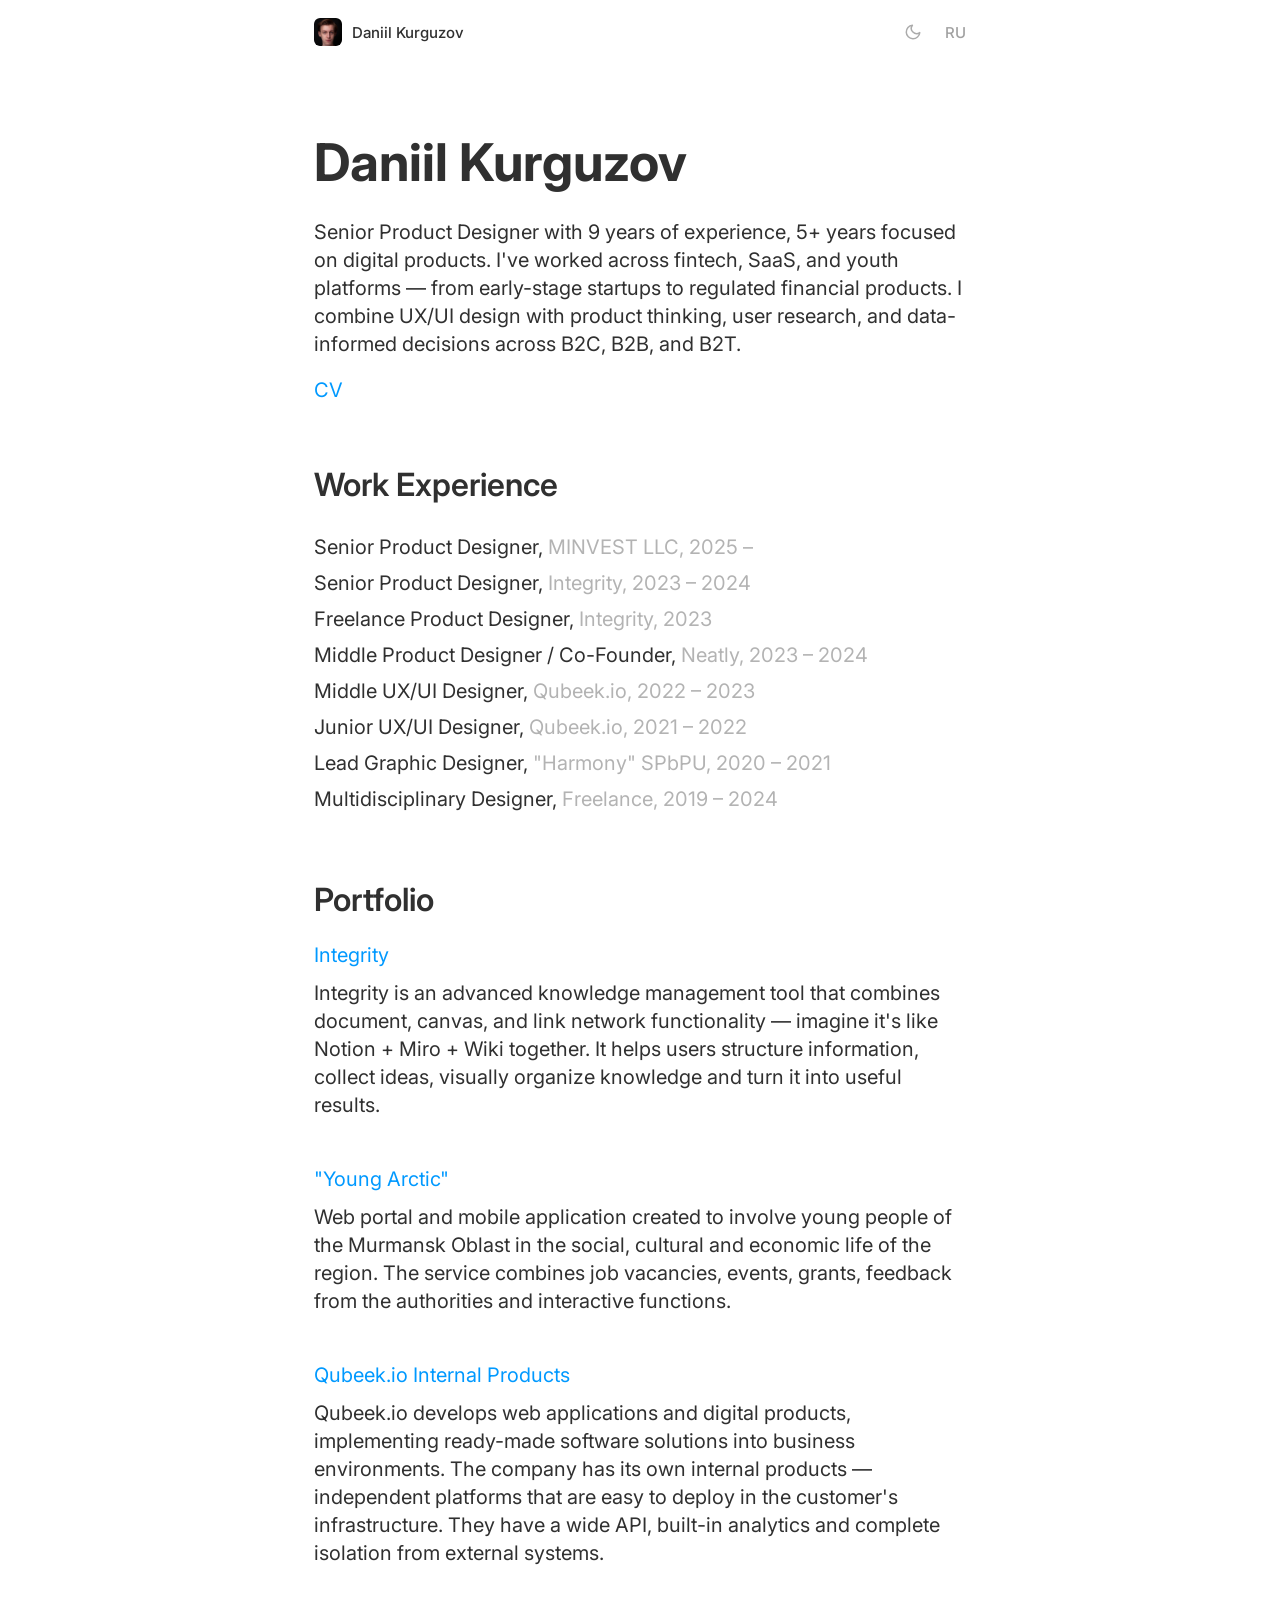
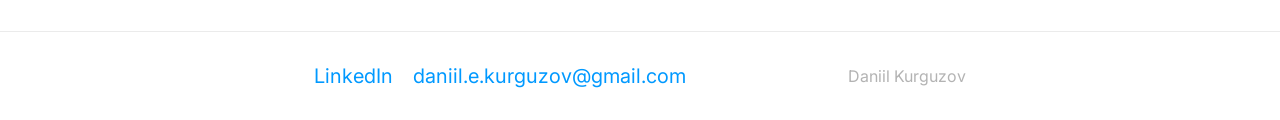
<file: index.html>
<!DOCTYPE html>
<html lang="en">
<head>
  <meta charset="UTF-8">
  <meta name="viewport" content="width=device-width, initial-scale=1.0">
  <title>Daniil Kurguzov — Senior Product Designer</title>
  <link rel="preconnect" href="https://fonts.googleapis.com">
  <link rel="preconnect" href="https://fonts.gstatic.com" crossorigin>
  <link href="https://fonts.googleapis.com/css2?family=Inter:wght@400;500;600;700&display=swap" rel="stylesheet">
  <link rel="stylesheet" href="style.css">
  <script>!function(){var t=localStorage.getItem('theme')||(window.matchMedia('(prefers-color-scheme: dark)').matches?'dark':'light');document.documentElement.setAttribute('data-theme',t)}()</script>
  <link rel="icon" type="image/x-icon" href="favicon.ico">
  <link rel="icon" type="image/png" sizes="32x32" href="favicon-32.png">
  <link rel="icon" type="image/png" sizes="16x16" href="favicon-16.png">
  <link rel="apple-touch-icon" sizes="180x180" href="apple-touch-icon.png">
</head>
<body>

  <header>
    <div class="container">
      <nav class="site-nav">
        <div class="nav-inner">
          <a href="index.html" class="nav-logo"><img src="images/photos/favicon.png" class="nav-avatar" alt="">Daniil Kurguzov</a>
          <div class="nav-actions">
            <button class="theme-toggle" id="theme-toggle" aria-label="Toggle theme"></button>
            <a href="home-ru.html" class="nav-lang">RU</a>
          </div>
        </div>
      </nav>
    </div>
  </header>

  <main>
    <div class="container">

      <div class="hero">
        <h1>Daniil Kurguzov</h1>
        <p class="intro">Senior Product Designer with 9 years of experience, 5+ years focused on digital products. I've worked across fintech, SaaS, and youth platforms — from early-stage startups to regulated financial products. I combine UX/UI design with product thinking, user research, and data-informed decisions across B2C, B2B, and B2T.</p>
        <a href="https://docs.google.com/document/d/1ZakOmZ1CCfbVgsdNe2AW2AZjHw5m31tu/edit?usp=drive_link&ouid=111998223822622070504&rtpof=true&sd=true" class="cv-link" target="_blank" rel="noopener">CV</a>
      </div>

      <section class="home-section">
        <h2>Work Experience</h2>
        <ul class="work-list">
          <li class="work-item">Senior Product Designer, <span class="muted">MINVEST LLC, 2025 –</span></li>
          <li class="work-item">Senior Product Designer, <span class="muted">Integrity, 2023 – 2024</span></li>
          <li class="work-item">Freelance Product Designer, <span class="muted">Integrity, 2023</span></li>
          <li class="work-item">Middle Product Designer / Co-Founder, <span class="muted">Neatly, 2023 – 2024</span></li>
          <li class="work-item">Middle UX/UI Designer, <span class="muted">Qubeek.io, 2022 – 2023</span></li>
          <li class="work-item">Junior UX/UI Designer, <span class="muted">Qubeek.io, 2021 – 2022</span></li>
          <li class="work-item">Lead Graphic Designer, <span class="muted">"Harmony" SPbPU, 2020 – 2021</span></li>
          <li class="work-item">Multidisciplinary Designer, <span class="muted">Freelance, 2019 – 2024</span></li>
        </ul>
      </section>

      <section class="home-section">
        <h2>Portfolio</h2>

        <div class="portfolio-item">
          <h3><a href="integrity-en.html">Integrity</a></h3>
          <p>Integrity is an advanced knowledge management tool that combines document, canvas, and link network functionality — imagine it's like Notion + Miro + Wiki together. It helps users structure information, collect ideas, visually organize knowledge and turn it into useful results.</p>
        </div>

        <div class="portfolio-item">
          <h3><a href="young-arctic-en.html">"Young Arctic"</a></h3>
          <p>Web portal and mobile application created to involve young people of the Murmansk Oblast in the social, cultural and economic life of the region. The service combines job vacancies, events, grants, feedback from the authorities and interactive functions.</p>
        </div>

        <div class="portfolio-item">
          <h3><a href="qubeek-en.html">Qubeek.io Internal Products</a></h3>
          <p>Qubeek.io develops web applications and digital products, implementing ready-made software solutions into business environments. The company has its own internal products — independent platforms that are easy to deploy in the customer's infrastructure. They have a wide API, built-in analytics and complete isolation from external systems.</p>
        </div>
      </section>

    </div>
  </main>

  <footer class="home-footer">
    <div class="container">
      <div class="home-footer-inner">
        <div class="footer-contacts">
          <a href="https://www.linkedin.com/in/daniil-kurguzov" target="_blank" rel="noopener">LinkedIn</a>
          <a href="mailto:daniil.e.kurguzov@gmail.com">daniil.e.kurguzov@gmail.com</a>
        </div>
        <span class="footer-name">Daniil Kurguzov</span>
      </div>
    </div>
  </footer>

  <script src="theme.js"></script>
</body>
</html>
</file>
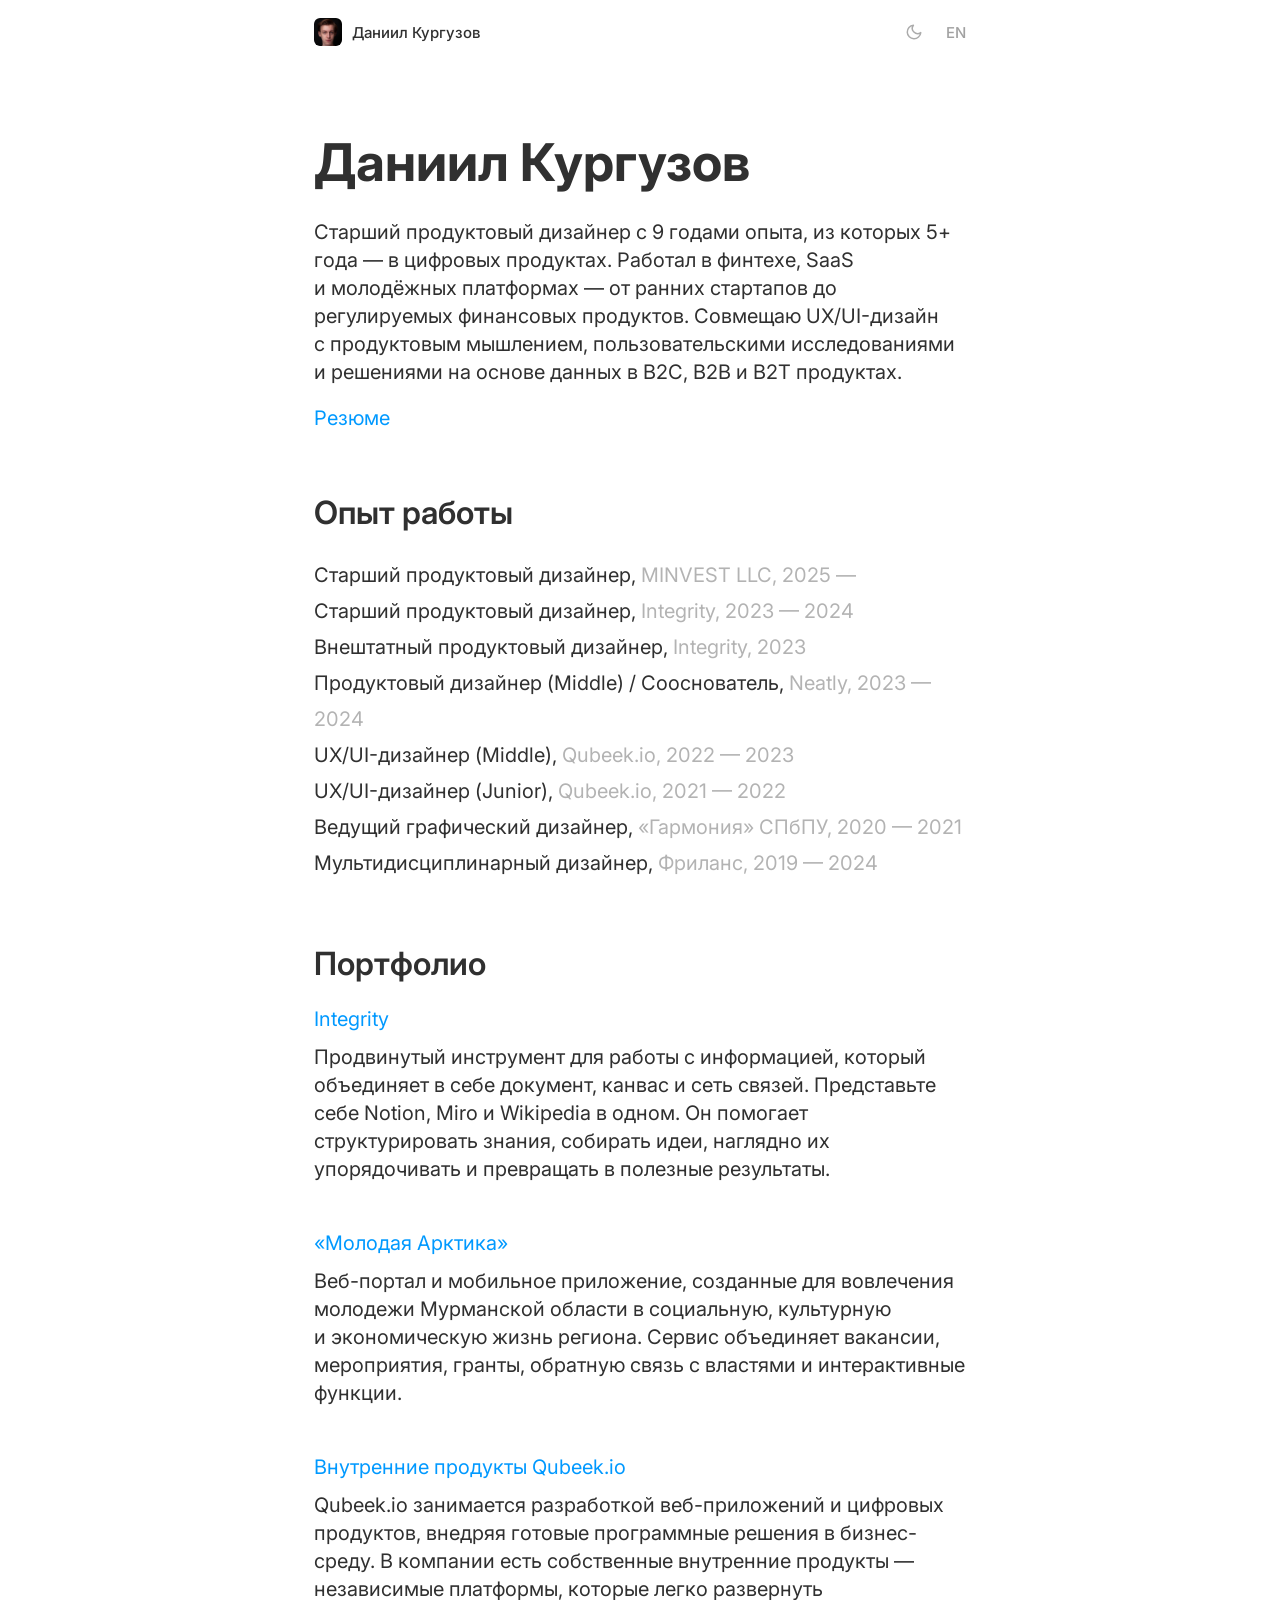
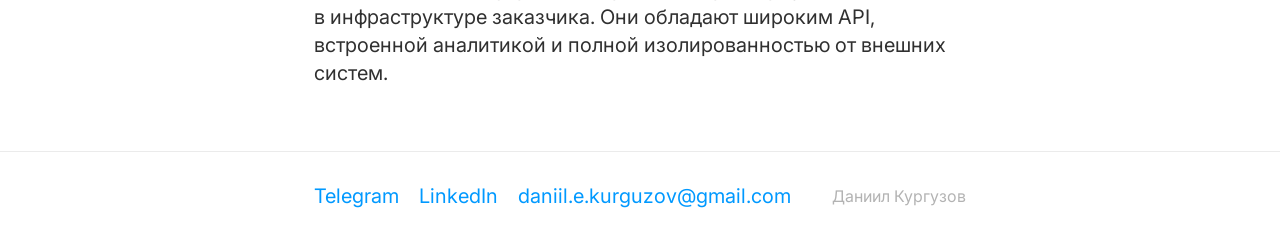
<file: home-ru.html>
<!DOCTYPE html>
<html lang="ru">
<head>
  <meta charset="UTF-8">
  <meta name="viewport" content="width=device-width, initial-scale=1.0">
  <title>Даниил Кургузов — Старший продуктовый дизайнер</title>
  <link rel="preconnect" href="https://fonts.googleapis.com">
  <link rel="preconnect" href="https://fonts.gstatic.com" crossorigin>
  <link href="https://fonts.googleapis.com/css2?family=Inter:wght@400;500;600;700&display=swap" rel="stylesheet">
  <link rel="stylesheet" href="style.css">
  <script>!function(){var t=localStorage.getItem('theme')||(window.matchMedia('(prefers-color-scheme: dark)').matches?'dark':'light');document.documentElement.setAttribute('data-theme',t)}()</script>
  <link rel="icon" type="image/x-icon" href="favicon.ico">
  <link rel="icon" type="image/png" sizes="32x32" href="favicon-32.png">
  <link rel="icon" type="image/png" sizes="16x16" href="favicon-16.png">
  <link rel="apple-touch-icon" sizes="180x180" href="apple-touch-icon.png">
</head>
<body>

  <header>
    <div class="container">
      <nav class="site-nav">
        <div class="nav-inner">
          <a href="home-ru.html" class="nav-logo"><img src="images/photos/favicon.png" class="nav-avatar" alt="">Даниил Кургузов</a>
          <div class="nav-actions">
            <button class="theme-toggle" id="theme-toggle" aria-label="Toggle theme"></button>
            <a href="index.html" class="nav-lang">EN</a>
          </div>
        </div>
      </nav>
    </div>
  </header>

  <main>
    <div class="container">

      <div class="hero">
        <h1>Даниил Кургузов</h1>
        <p class="intro">Старший продуктовый дизайнер с 9 годами опыта, из которых 5+ года — в цифровых продуктах. Работал в финтехе, SaaS и молодёжных платформах — от ранних стартапов до регулируемых финансовых продуктов. Совмещаю UX/UI-дизайн с продуктовым мышлением, пользовательскими исследованиями и решениями на основе данных в B2C, B2B и B2T продуктах.</p>
        <a href="https://docs.google.com/document/d/1inuMWoOMVPT2QZgGoKHtlw17qAFA_E7W/edit?usp=drive_link&ouid=111998223822622070504&rtpof=true&sd=true" class="cv-link" target="_blank" rel="noopener">Резюме</a>
      </div>

      <section class="home-section">
        <h2>Опыт работы</h2>
        <ul class="work-list">
          <li class="work-item">Старший продуктовый дизайнер, <span class="muted">MINVEST LLC, 2025 —</span></li>
          <li class="work-item">Старший продуктовый дизайнер, <span class="muted">Integrity, 2023 — 2024</span></li>
          <li class="work-item">Внештатный продуктовый дизайнер, <span class="muted">Integrity, 2023</span></li>
          <li class="work-item">Продуктовый дизайнер (Middle) / Сооснователь, <span class="muted">Neatly, 2023 — 2024</span></li>
          <li class="work-item">UX/UI-дизайнер (Middle), <span class="muted">Qubeek.io, 2022 — 2023</span></li>
          <li class="work-item">UX/UI-дизайнер (Junior), <span class="muted">Qubeek.io, 2021 — 2022</span></li>
          <li class="work-item">Ведущий графический дизайнер, <span class="muted">«Гармония» СПбПУ, 2020 — 2021</span></li>
          <li class="work-item">Мультидисциплинарный дизайнер, <span class="muted">Фриланс, 2019 — 2024</span></li>
        </ul>
      </section>

      <section class="home-section">
        <h2>Портфолио</h2>

        <div class="portfolio-item">
          <h3><a href="integrity-ru.html">Integrity</a></h3>
          <p>Продвинутый инструмент для работы с информацией, который объединяет в себе документ, канвас и сеть связей. Представьте себе Notion, Miro и Wikipedia в одном. Он помогает структурировать знания, собирать идеи, наглядно их упорядочивать и превращать в полезные результаты.</p>
        </div>

        <div class="portfolio-item">
          <h3><a href="young-arctic-ru.html">«Молодая Арктика»</a></h3>
          <p>Веб-портал и мобильное приложение, созданные для вовлечения молодежи Мурманской области в социальную, культурную и экономическую жизнь региона. Сервис объединяет вакансии, мероприятия, гранты, обратную связь с властями и интерактивные функции.</p>
        </div>

        <div class="portfolio-item">
          <h3><a href="qubeek-ru.html">Внутренние продукты Qubeek.io</a></h3>
          <p>Qubeek.io занимается разработкой веб-приложений и цифровых продуктов, внедряя готовые программные решения в бизнес-среду. В компании есть собственные внутренние продукты — независимые платформы, которые легко развернуть в инфраструктуре заказчика. Они обладают широким API, встроенной аналитикой и полной изолированностью от внешних систем.</p>
        </div>
      </section>

    </div>
  </main>

  <footer class="home-footer">
    <div class="container">
      <div class="home-footer-inner">
        <div class="footer-contacts">
          <a href="https://t.me/kurguzist" target="_blank" rel="noopener">Telegram</a>
          <a href="https://www.linkedin.com/in/daniil-kurguzov" target="_blank" rel="noopener">LinkedIn</a>
          <a href="mailto:daniil.e.kurguzov@gmail.com">daniil.e.kurguzov@gmail.com</a>
        </div>
        <span class="footer-name">Даниил Кургузов</span>
      </div>
    </div>
  </footer>

  <script src="theme.js"></script>
</body>
</html>
</file>
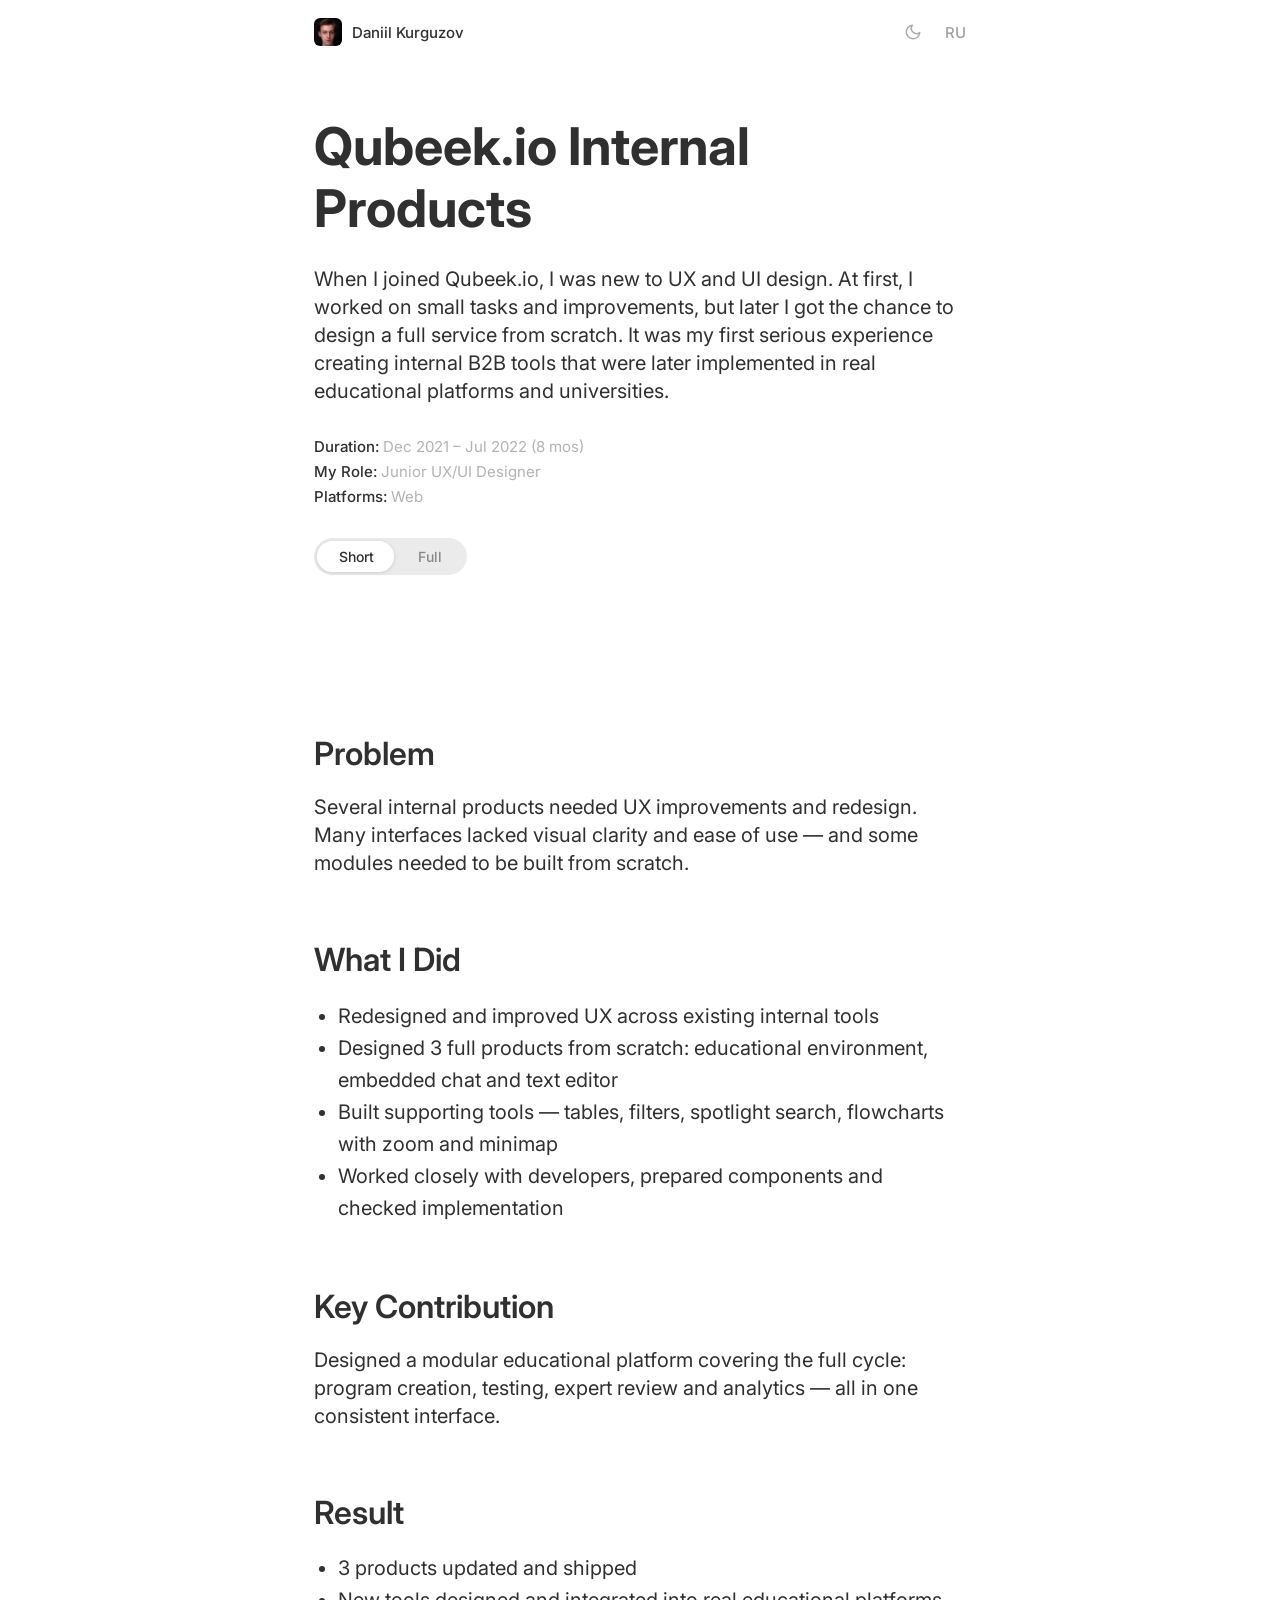
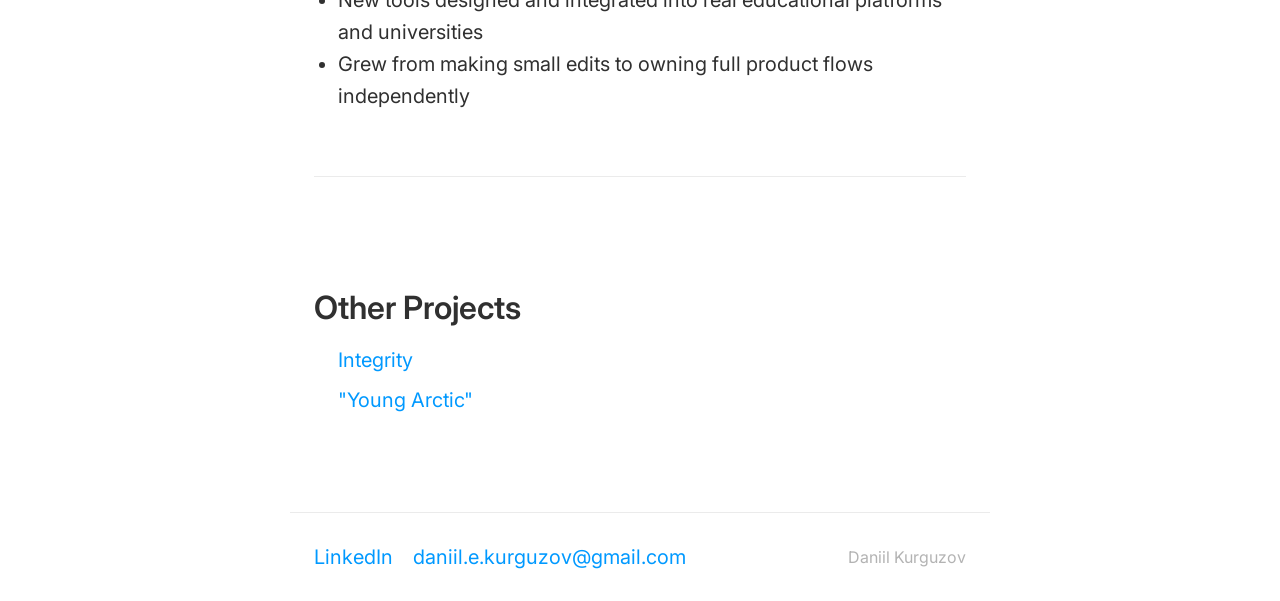
<file: qubeek-en.html>
<!DOCTYPE html>
<html lang="en">
<head>
  <meta charset="UTF-8">
  <meta name="viewport" content="width=device-width, initial-scale=1.0">
  <title>Qubeek.io Internal Products — Daniil Kurguzov</title>
  <link rel="preconnect" href="https://fonts.googleapis.com">
  <link rel="preconnect" href="https://fonts.gstatic.com" crossorigin>
  <link href="https://fonts.googleapis.com/css2?family=Inter:wght@400;500;600;700&display=swap" rel="stylesheet">
  <link rel="stylesheet" href="style.css">
  <script>!function(){var t=localStorage.getItem('theme')||(window.matchMedia('(prefers-color-scheme: dark)').matches?'dark':'light');document.documentElement.setAttribute('data-theme',t)}()</script>
  <link rel="icon" type="image/x-icon" href="favicon.ico">
  <link rel="icon" type="image/png" sizes="32x32" href="favicon-32.png">
  <link rel="icon" type="image/png" sizes="16x16" href="favicon-16.png">
  <link rel="apple-touch-icon" sizes="180x180" href="apple-touch-icon.png">
</head>
<body>

  <header>
    <div class="container">
      <nav class="site-nav">
        <div class="nav-inner">
          <a href="index.html" class="nav-logo"><img src="images/photos/favicon.png" class="nav-avatar" alt="">Daniil Kurguzov</a>
          <div class="nav-actions">
            <button class="theme-toggle" id="theme-toggle" aria-label="Toggle theme"></button>
            <a href="qubeek-ru.html" class="nav-lang">RU</a>
          </div>
        </div>
      </nav>
    </div>
  </header>

  <div class="case-header">
    <h1>Qubeek.io Internal Products</h1>
    <p class="case-intro">When I joined Qubeek.io, I was new to UX and UI design. At first, I worked on small tasks and improvements, but later I got the chance to design a full service from scratch. It was my first serious experience creating internal B2B tools that were later implemented in real educational platforms and universities.</p>
    <div class="case-meta">
      <div class="case-meta-item"><strong>Duration:</strong> Dec 2021 – Jul 2022 (8 mos)</div>
      <div class="case-meta-item"><strong>My Role:</strong> Junior UX/UI Designer</div>
      <div class="case-meta-item"><strong>Platforms:</strong> Web</div>
    </div>
    <div class="version-toggle">
      <button class="toggle-btn active" data-version="short">Short</button>
      <button class="toggle-btn" data-version="long">Full</button>
    </div>
  </div>

    <div class="short-content" id="short-content">
    <h3>Problem</h3>
    <p>Several internal products needed UX improvements and redesign. Many interfaces lacked visual clarity and ease of use — and some modules needed to be built from scratch.</p>
    <h3>What I Did</h3>
    <ul>
      <li>Redesigned and improved UX across existing internal tools</li>
      <li>Designed 3 full products from scratch: educational environment, embedded chat and text editor</li>
      <li>Built supporting tools — tables, filters, spotlight search, flowcharts with zoom and minimap</li>
      <li>Worked closely with developers, prepared components and checked implementation</li>
    </ul>
    <h3>Key Contribution</h3>
    <p>Designed a modular educational platform covering the full cycle: program creation, testing, expert review and analytics — all in one consistent interface.</p>
    <h3>Result</h3>
    <ul>
      <li>3 products updated and shipped</li>
      <li>New tools designed and integrated into real educational platforms and universities</li>
      <li>Grew from making small edits to owning full product flows independently</li>
    </ul>
    <div class="other-projects">
      <h3>Other Projects</h3>
      <ul class="other-projects-list">
        <li><a href="integrity-en.html">Integrity</a></li>
        <li><a href="young-arctic-en.html">"Young Arctic"</a></li>
      </ul>
    </div>
  </div>

  <div class="case-body" id="long-content" style="display:none">
    <aside class="case-sidebar">
      <nav class="sidebar-nav">
        <a href="#about" class="sidebar-link">About</a>
        <a href="#my-role" class="sidebar-link">My Role</a>
        <a href="#challenges" class="sidebar-link">Challenges</a>
        <a href="#what-i-designed" class="sidebar-link">What I Designed</a>
        <a href="#what-i-did" class="sidebar-link">What I did</a>
        <a href="#results" class="sidebar-link">Results</a>
        <a href="#learnings" class="sidebar-link">My Learnings</a>
        <a href="#closing" class="sidebar-link">Closing Thoughts</a>
        <a href="#other-projects" class="sidebar-link">Other Projects</a>
      </nav>
    </aside>

    <div class="case-content">

      <section id="about">
        <h2>About</h2>
        <p>Qubeek.io builds digital solutions that can be easily deployed in the client's infrastructure. The company's internal products are standalone platforms with a wide API, built-in analytics and full isolation. But when I joined, many of them needed a redesign and UX improvements.</p>
      </section>

      <section id="my-role">
        <h2>My Role</h2>
        <ul>
          <li>Improving the visual design and usability of interfaces;</li>
          <li>Designing screens and features based on scenarios suggested by product managers;</li>
          <li>Supporting both new and existing interfaces;</li>
          <li>Preparing components and UI solutions for implementation;</li>
          <li>Collaborating with developers and discussing feedback.</li>
        </ul>
      </section>

      <section id="challenges">
        <h2>Challenges</h2>
        <ul>
          <li>Optimize the user experience in internal tools;</li>
          <li>Take part in developing new modules and interfaces;</li>
          <li>Improve visual clarity and ease of use across products.</li>
        </ul>
      </section>

      <section id="what-i-designed">
        <h2>What I Designed</h2>

        <h3>Educational Environment</h3>
        <p>A platform for creating and filling educational programs with lessons and assignments. The flexible interface made it easy to scale and adapt the functionality for both short courses and full academic programs.</p>
        <figure class="case-img"><picture><source srcset="images/qubeek/1-en.webp" type="image/webp"><img src="images/qubeek/1-en.jpg" alt="" loading="lazy"></picture></figure>
        <p>The testing module made it easy to create timed tasks with difficulty levels and media. I designed filtering and module-based sorting to simplify working with large courses.</p>
        <figure class="case-img"><picture><source srcset="images/qubeek/2-en.webp" type="image/webp"><img src="images/qubeek/2-en.jpg" alt="" loading="lazy"></picture></figure>
        <p>The test-taking interface is simple and clear. It includes illustrations, a timer, difficulty level and an attempt counter. I focused on readability and ease of use so that nothing would distract from the questions.</p>
        <figure class="case-img"><picture><source srcset="images/qubeek/3-en.webp" type="image/webp"><img src="images/qubeek/3-en.jpg" alt="" loading="lazy"></picture></figure>
        <p>The expert dashboard is focused on fast assignment review. It shows how many submissions are pending, which ones were rejected and which programs had recent activity. Filters and sorting make it easier to navigate when there is a high volume.</p>
        <figure class="case-img"><picture><source srcset="images/qubeek/4-en.webp" type="image/webp"><img src="images/qubeek/4-en.jpg" alt="" loading="lazy"></picture></figure>
        <p>Program creation is a user-friendly workspace for administrators. Content is added with one click, the structure stays clear and can be easily edited.</p>
        <figure class="case-img"><picture><source srcset="images/qubeek/5-en.webp" type="image/webp"><img src="images/qubeek/5-en.jpg" alt="" loading="lazy"></picture></figure>
        <p>The administrator can see how many participants are in the program, who is online and how engagement is changing. Below that is the full course content. Everything is in one window for easy management and analysis.</p>
        <p>The survey builder lets you set up questions, choose answer types, mark them as required and arrange the order of options. Everything can be edited right away without extra steps. The interface is simple and easy even for first-time users.</p>

        <h3>Embedded Chats</h3>
        <p>A full-featured chat solution with flexible settings that includes all the familiar functions of popular messengers.</p>
        <figure class="case-img"><picture><source srcset="images/qubeek/6-en.webp" type="image/webp"><img src="images/qubeek/6-en.jpg" alt="" loading="lazy"></picture></figure>
        <p>I designed the chat module from scratch, from logic to visuals. The interface feels familiar and easy to use, with quick access to notifications.</p>
        <figure class="case-img"><picture><source srcset="images/qubeek/7-en.webp" type="image/webp"><img src="images/qubeek/7-en.jpg" alt="" loading="lazy"></picture></figure>
        <p>The chat supports all basic features: messages, attachments, statuses and quick replies. I focused on speed and simplicity so that nothing gets in the way of the task.</p>
        <figure class="case-img"><picture><source srcset="images/qubeek/8-en.webp" type="image/webp"><img src="images/qubeek/8-en.jpg" alt="" loading="lazy"></picture></figure>
        <p>Chat creation is designed as a modal window with search and filters. I added activity previews to make it easier to choose participants in large teams.</p>
        <figure class="case-img"><picture><source srcset="images/qubeek/9-en.webp" type="image/webp"><img src="images/qubeek/9-en.jpg" alt="" loading="lazy"></picture></figure>

        <h3>Text Editor</h3>
        <p>Allows you to create fullscreen materials with media files and easy layout in just a few minutes.</p>
        <p>The editor lets you focus on the text without distractions. Blocks, images and formatting can be added with one click. The grid and drag-and-drop make it easy to use for any kind of content.</p>
        <figure class="case-img"><picture><source srcset="images/qubeek/10-en.webp" type="image/webp"><img src="images/qubeek/10-en.jpg" alt="" loading="lazy"></picture></figure>
        <p>I designed all states of the text block — default, editing and dragging. This makes the interface easy to understand, reduces mistakes and helps users feel more confident.</p>
        <figure class="case-img"><picture><source srcset="images/qubeek/11-en.webp" type="image/webp"><img src="images/qubeek/11-en.jpg" alt="" loading="lazy"></picture></figure>
        <p>For each block, you can change the size, adjust the position, insert code or lock editing. All functions are available in one menu right inside the document.</p>
        <figure class="case-img"><picture><source srcset="images/qubeek/12-en.webp" type="image/webp"><img src="images/qubeek/12-en.jpg" alt="" loading="lazy"></picture></figure>
        <p>On the left is the block library, and on the right is a settings menu for typography, styles and spacing. This setup combines visual and detailed editing without overwhelming the user.</p>
        <figure class="case-img"><picture><source srcset="images/qubeek/13-en.webp" type="image/webp"><img src="images/qubeek/13-en.jpg" alt="" loading="lazy"></picture></figure>

        <h3>Additional Tools</h3>
        <p>In addition to full product solutions, I worked on building support tools — embedded features that help developers handle routine tasks more easily. This helps reduce costs and delivers polished functionality:</p>
        <ul>
          <li>Tables and Filters — for managing data;</li>
          <li>Spotlight search — for quick access to content;</li>
          <li>Preview links — to help navigate the system;</li>
          <li>Flowcharts — for building logical structures with actions, conditions and branches. I added standard elements, zoom and a mini map. The tool works well for both interface planning and business processes.</li>
        </ul>
        <figure class="case-img"><picture><source srcset="images/qubeek/14-en.webp" type="image/webp"><img src="images/qubeek/14-en.jpg" alt="" loading="lazy"></picture></figure>
      </section>

      <section id="what-i-did">
        <h2>What I did</h2>
        <ul>
          <li>Took part in analyzing competitors and solving UI challenges;</li>
          <li>Created layouts and screens based on requirements;</li>
          <li>Focused on visual clarity and consistency across components;</li>
          <li>Supported interface implementation and checked the final result in development.</li>
        </ul>
      </section>

      <section id="results">
        <h2>Results</h2>
        <ul>
          <li>3 full products were updated;</li>
          <li>New tools were designed and implemented, including chats, an editor and flowcharts;</li>
          <li>The visual language and interfaces were improved;</li>
          <li>The solutions were successfully integrated into real educational platforms.</li>
        </ul>
      </section>

      <section id="learnings">
        <h2>My Learnings</h2>
        <ul>
          <li>Moved from making edits to working independently on projects;</li>
          <li>Gained confidence in UI design;</li>
          <li>Learned how to adapt design to an existing technical base;</li>
          <li>Got better at discussing visual decisions clearly;</li>
          <li>Realized the importance of systems thinking even in small tasks.</li>
        </ul>
      </section>

      <section id="closing">
        <h2>Closing Thoughts</h2>
        <p>Working at Qubeek.io was an important step for me. It was the first time I truly felt confident in myself as a designer. These internal products weren't public, but they helped other platforms run better. I'm proud to have contributed to them and to have been part of a team focused on constant improvement.</p>
      </section>

      <section id="other-projects" class="other-projects">
        <h2>Other Projects</h2>
        <ul class="other-projects-list">
          <li><a href="integrity-en.html">Integrity</a></li>
          <li><a href="young-arctic-en.html">"Young Arctic"</a></li>
        </ul>
      </section>

    </div>
  </div>

  <footer class="case-footer">
    <div class="case-footer-inner">
      <div class="footer-contacts">
        <a href="https://www.linkedin.com/in/daniil-kurguzov" target="_blank" rel="noopener">LinkedIn</a>
        <a href="mailto:daniil.e.kurguzov@gmail.com">daniil.e.kurguzov@gmail.com</a>
      </div>
      <span class="footer-name">Daniil Kurguzov</span>
    </div>
  </footer>

  <script>
    (function () {
      var sidebar = document.querySelector('.case-sidebar');
      if (!sidebar) return;
      var overlay = document.createElement('div');
      overlay.className = 'sidebar-overlay';
      document.body.appendChild(overlay);
      var burger = document.createElement('button');
      burger.className = 'sidebar-burger';
      burger.setAttribute('aria-label', 'Open navigation');
      burger.innerHTML = '<svg xmlns="http://www.w3.org/2000/svg" width="20" height="20" viewBox="0 0 24 24" fill="none" stroke="currentColor" stroke-width="2" stroke-linecap="round" stroke-linejoin="round"><line x1="3" y1="6" x2="21" y2="6"/><line x1="3" y1="12" x2="21" y2="12"/><line x1="3" y1="18" x2="21" y2="18"/></svg>';
      var navActions = document.querySelector('.nav-actions');
      if (navActions) navActions.insertBefore(burger, navActions.firstChild);
      // Hide burger until long version is active
      var longContentCheck = document.getElementById('long-content');
      if (longContentCheck && longContentCheck.style.display === 'none') {
        burger.style.display = 'none';
      }
      function openSidebar() { sidebar.classList.add('open'); overlay.classList.add('visible'); document.body.style.overflow = 'hidden'; }
      function closeSidebar() { sidebar.classList.remove('open'); overlay.classList.remove('visible'); document.body.style.overflow = ''; }
      burger.addEventListener('click', openSidebar);
      overlay.addEventListener('click', closeSidebar);
      document.querySelectorAll('.sidebar-link').forEach(function (l) { l.addEventListener('click', closeSidebar); });
    })();
    const links = document.querySelectorAll('.sidebar-link');
    const sections = document.querySelectorAll('.case-content section');
    const observer = new IntersectionObserver(entries => {
      entries.forEach(entry => {
        if (entry.isIntersecting) {
          links.forEach(l => l.classList.remove('active'));
          const active = document.querySelector(`.sidebar-link[href="#${entry.target.id}"]`);
          if (active) active.classList.add('active');
        }
      });
    }, { rootMargin: '-20% 0px -70% 0px' });
    sections.forEach(s => observer.observe(s));
  </script>

  <script>
    (function () {
      var toggle = document.querySelector('.version-toggle');
      var pill = document.createElement('span');
      pill.className = 'toggle-pill';
      toggle.insertBefore(pill, toggle.firstChild);
      var btns = toggle.querySelectorAll('.toggle-btn');
      var shortContent = document.getElementById('short-content');
      var longContent = document.getElementById('long-content');
      function movePill(btn) {
        pill.style.width = btn.offsetWidth + 'px';
        pill.style.transform = 'translateX(' + btn.offsetLeft + 'px)';
      }
      pill.style.transition = 'none';
      movePill(toggle.querySelector('.toggle-btn.active'));
      requestAnimationFrame(function () { pill.style.transition = ''; });
      btns.forEach(function (btn) {
        btn.addEventListener('click', function () {
          btns.forEach(function (b) { b.classList.remove('active'); });
          btn.classList.add('active');
          movePill(btn);
          if (btn.dataset.version === 'short') {
            shortContent.style.display = '';
            longContent.style.display = 'none';
            var b = document.querySelector('.sidebar-burger');
            if (b) { b.style.display = 'none'; }
            var sb = document.querySelector('.case-sidebar');
            var ov = document.querySelector('.sidebar-overlay');
            if (sb) { sb.classList.remove('open'); document.body.style.overflow = ''; }
            if (ov) ov.classList.remove('visible');
          } else {
            shortContent.style.display = 'none';
            longContent.style.display = '';
            var b = document.querySelector('.sidebar-burger');
            if (b) b.style.display = '';
          }
        });
      });
    })();
  </script>

  <script src="theme.js"></script>
  <script src="images.js"></script>
</body>
</html>
</file>
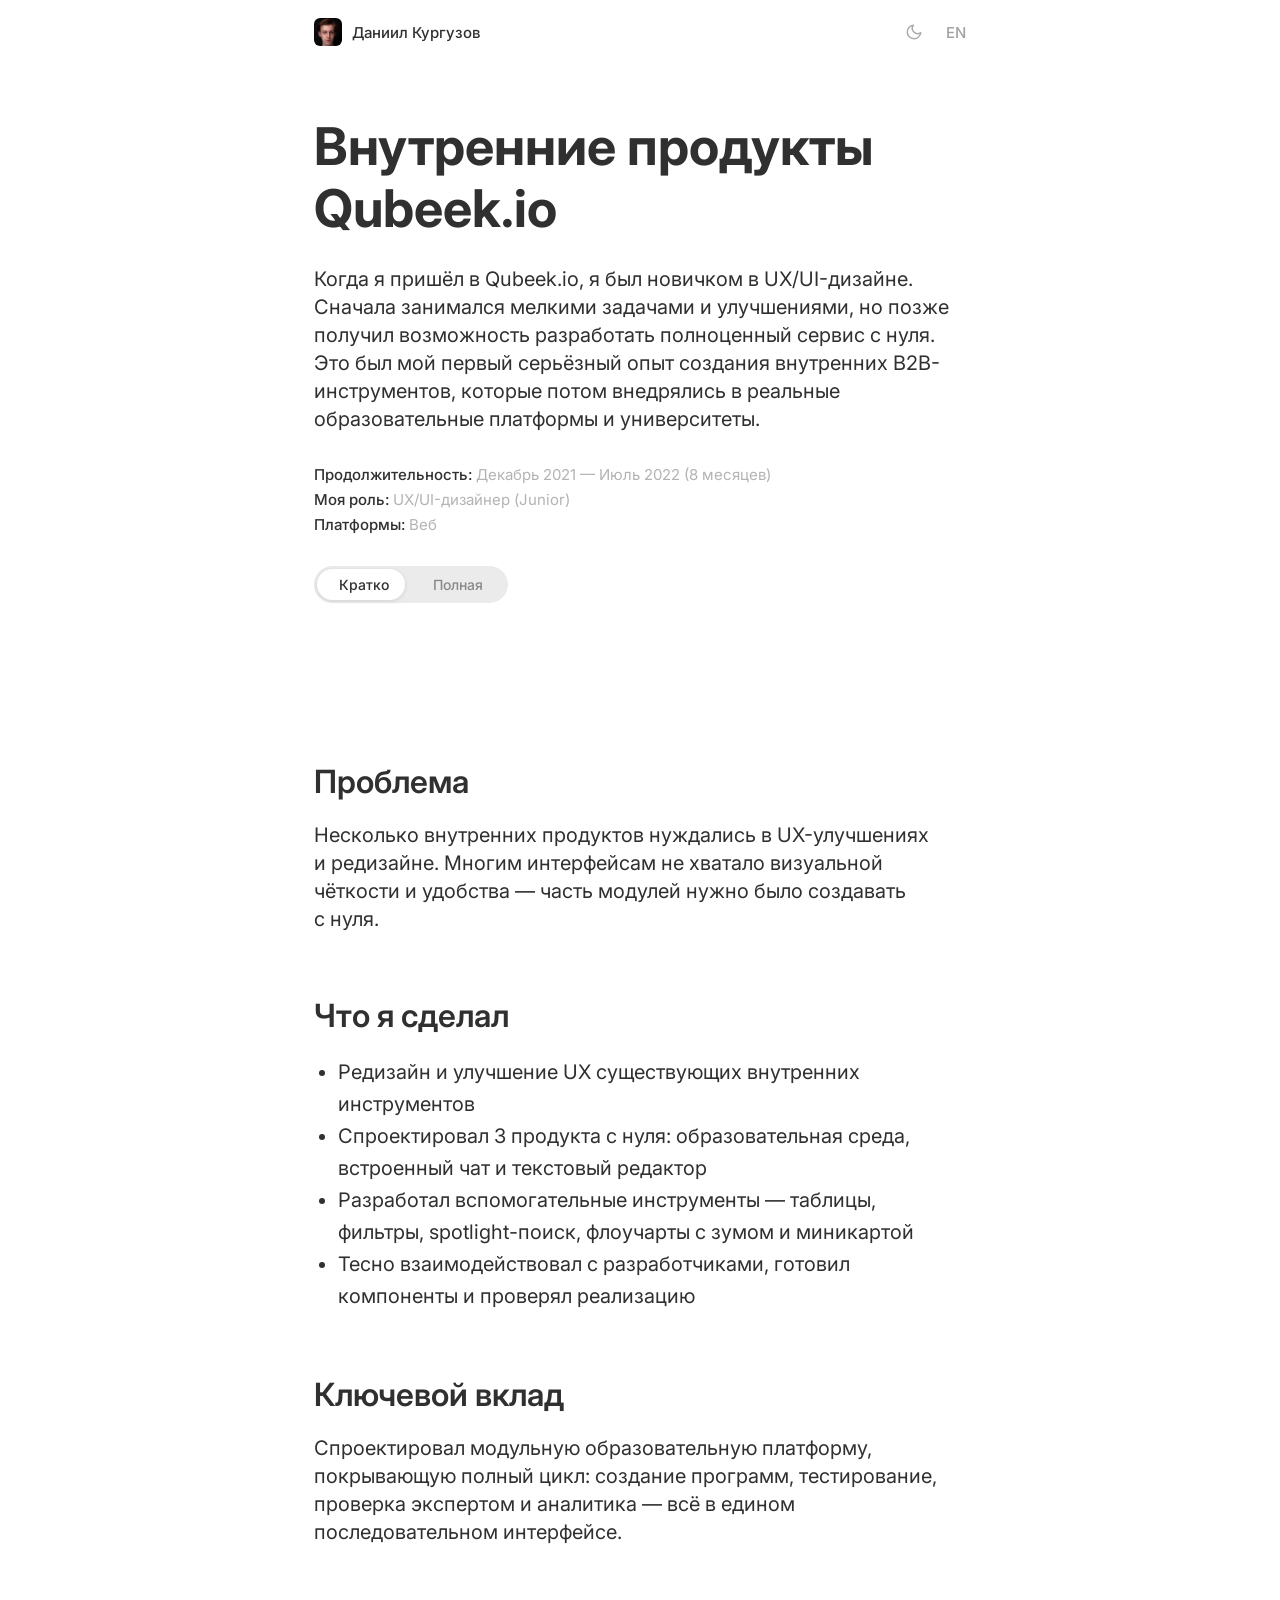
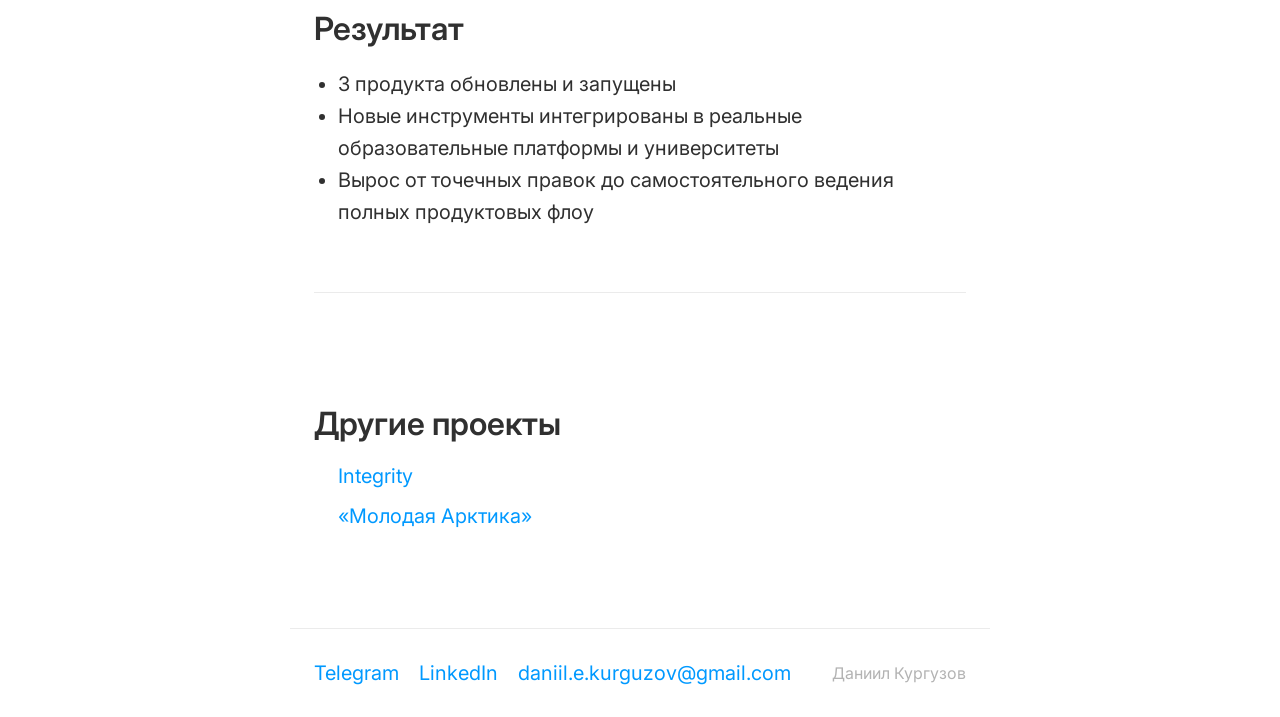
<file: qubeek-ru.html>
<!DOCTYPE html>
<html lang="ru">
<head>
  <meta charset="UTF-8">
  <meta name="viewport" content="width=device-width, initial-scale=1.0">
  <title>Внутренние продукты Qubeek.io — Даниил Кургузов</title>
  <link rel="preconnect" href="https://fonts.googleapis.com">
  <link rel="preconnect" href="https://fonts.gstatic.com" crossorigin>
  <link href="https://fonts.googleapis.com/css2?family=Inter:wght@400;500;600;700&display=swap" rel="stylesheet">
  <link rel="stylesheet" href="style.css">
  <script>!function(){var t=localStorage.getItem('theme')||(window.matchMedia('(prefers-color-scheme: dark)').matches?'dark':'light');document.documentElement.setAttribute('data-theme',t)}()</script>
  <link rel="icon" type="image/x-icon" href="favicon.ico">
  <link rel="icon" type="image/png" sizes="32x32" href="favicon-32.png">
  <link rel="icon" type="image/png" sizes="16x16" href="favicon-16.png">
  <link rel="apple-touch-icon" sizes="180x180" href="apple-touch-icon.png">
</head>
<body>

  <header>
    <div class="container">
      <nav class="site-nav">
        <div class="nav-inner">
          <a href="home-ru.html" class="nav-logo"><img src="images/photos/favicon.png" class="nav-avatar" alt="">Даниил Кургузов</a>
          <div class="nav-actions">
            <button class="theme-toggle" id="theme-toggle" aria-label="Toggle theme"></button>
            <a href="qubeek-en.html" class="nav-lang">EN</a>
          </div>
        </div>
      </nav>
    </div>
  </header>

  <div class="case-header">
    <h1>Внутренние продукты Qubeek.io</h1>
    <p class="case-intro">Когда я пришёл в Qubeek.io, я был новичком в UX/UI-дизайне. Сначала занимался мелкими задачами и улучшениями, но позже получил возможность разработать полноценный сервис с нуля. Это был мой первый серьёзный опыт создания внутренних B2B-инструментов, которые потом внедрялись в реальные образовательные платформы и университеты.</p>
    <div class="case-meta">
      <div class="case-meta-item"><strong>Продолжительность:</strong> Декабрь 2021 — Июль 2022 (8 месяцев)</div>
      <div class="case-meta-item"><strong>Моя роль:</strong> UX/UI-дизайнер (Junior)</div>
      <div class="case-meta-item"><strong>Платформы:</strong> Веб</div>
    </div>
    <div class="version-toggle">
      <button class="toggle-btn active" data-version="short">Кратко</button>
      <button class="toggle-btn" data-version="long">Полная</button>
    </div>
  </div>

    <div class="short-content" id="short-content">
    <h3>Проблема</h3>
    <p>Несколько внутренних продуктов нуждались в UX-улучшениях и редизайне. Многим интерфейсам не хватало визуальной чёткости и удобства — часть модулей нужно было создавать с нуля.</p>
    <h3>Что я сделал</h3>
    <ul>
      <li>Редизайн и улучшение UX существующих внутренних инструментов</li>
      <li>Спроектировал 3 продукта с нуля: образовательная среда, встроенный чат и текстовый редактор</li>
      <li>Разработал вспомогательные инструменты — таблицы, фильтры, spotlight-поиск, флоучарты с зумом и миникартой</li>
      <li>Тесно взаимодействовал с разработчиками, готовил компоненты и проверял реализацию</li>
    </ul>
    <h3>Ключевой вклад</h3>
    <p>Спроектировал модульную образовательную платформу, покрывающую полный цикл: создание программ, тестирование, проверка экспертом и аналитика — всё в едином последовательном интерфейсе.</p>
    <h3>Результат</h3>
    <ul>
      <li>3 продукта обновлены и запущены</li>
      <li>Новые инструменты интегрированы в реальные образовательные платформы и университеты</li>
      <li>Вырос от точечных правок до самостоятельного ведения полных продуктовых флоу</li>
    </ul>
    <div class="other-projects">
      <h3>Другие проекты</h3>
      <ul class="other-projects-list">
        <li><a href="integrity-ru.html">Integrity</a></li>
        <li><a href="young-arctic-ru.html">«Молодая Арктика»</a></li>
      </ul>
    </div>
  </div>

  <div class="case-body" id="long-content" style="display:none">
    <aside class="case-sidebar">
      <nav class="sidebar-nav">
        <a href="#about" class="sidebar-link">О компании</a>
        <a href="#my-role" class="sidebar-link">Моя роль</a>
        <a href="#challenges" class="sidebar-link">Ключевые вызовы</a>
        <a href="#what-i-designed" class="sidebar-link">Что я спроектировал</a>
        <a href="#what-i-did" class="sidebar-link">Что я сделал</a>
        <a href="#results" class="sidebar-link">Результаты</a>
        <a href="#learnings" class="sidebar-link">Чему я научился</a>
        <a href="#closing" class="sidebar-link">Завершение</a>
        <a href="#other-projects" class="sidebar-link">Другие проекты</a>
      </nav>
    </aside>

    <div class="case-content">

      <section id="about">
        <h2>О компании</h2>
        <p>Qubeek.io занимается разработкой цифровых решений, которые можно легко развернуть в инфраструктуре заказчика. Внутренние продукты компании — это самостоятельные платформы с широким API, встроенной аналитикой и полной изолированностью. Но на момент моего прихода многие из них нуждались в редизайне и улучшении UX.</p>
      </section>

      <section id="my-role">
        <h2>Моя роль</h2>
        <ul>
          <li>Улучшение визуальной части и юзабилити интерфейсов;</li>
          <li>Проработка экранов и фич на основе сценариев, предложенных продактами;</li>
          <li>Поддержка новых и существующих интерфейсов;</li>
          <li>Подготовка компонентов и UI-решений для внедрения;</li>
          <li>Взаимодействие с разработчиками и обсуждение фидбека.</li>
        </ul>
      </section>

      <section id="challenges">
        <h2>Ключевые вызовы</h2>
        <ul>
          <li>Оптимизировать пользовательский опыт во внутренних инструментах;</li>
          <li>Участвовать в разработке новых модулей и интерфейсов;</li>
          <li>Улучшить визуальное восприятие и удобство работы в продуктах.</li>
        </ul>
      </section>

      <section id="what-i-designed">
        <h2>Что я спроектировал</h2>

        <h3>Образовательная среда</h3>
        <p>Платформа для создания и наполнения образовательных программ уроками и заданиями. Гибкий интерфейс позволял легко масштабировать и адаптировать функционал как для небольших курсов, так и для полноценных академических программ.</p>
        <figure class="case-img"><picture><source srcset="images/qubeek/1-ru.webp" type="image/webp"><img src="images/qubeek/1-ru.jpg" alt="" loading="lazy"></picture></figure>
        <p>Модуль тестирования позволял быстро создавать задания с таймером, уровнями сложности и медиа. Я продумал фильтрацию и распределение по модулям, что упростило работу с большими курсами.</p>
        <figure class="case-img"><picture><source srcset="images/qubeek/2-ru.webp" type="image/webp"><img src="images/qubeek/2-ru.jpg" alt="" loading="lazy"></picture></figure>
        <p>Интерфейс прохождения теста простой и понятный. Есть иллюстрации, таймер, уровень сложности и счётчик попыток. Я сосредоточился на читаемости и удобстве, чтобы ничто не отвлекало от вопросов.</p>
        <figure class="case-img"><picture><source srcset="images/qubeek/3-ru.webp" type="image/webp"><img src="images/qubeek/3-ru.jpg" alt="" loading="lazy"></picture></figure>
        <p>Кабинет эксперта сфокусирован на быстрой проверке заданий. Видно, сколько работ в ожидании, что отклонено и по каким программам была активность. Фильтры и сортировка упрощают навигацию при большом потоке.</p>
        <figure class="case-img"><picture><source srcset="images/qubeek/4-ru.webp" type="image/webp"><img src="images/qubeek/4-ru.jpg" alt="" loading="lazy"></picture></figure>
        <p>Создание программы — это удобное рабочее пространство администратора. Контент добавляется в один клик, структура остаётся наглядной и легко редактируется.</p>
        <figure class="case-img"><picture><source srcset="images/qubeek/5-ru.webp" type="image/webp"><img src="images/qubeek/5-ru.jpg" alt="" loading="lazy"></picture></figure>
        <p>Администратор видит, сколько участников в программе, кто онлайн и как меняется вовлечённость. Ниже — весь контент курса. Всё собрано в одном окне для управления и анализа.</p>
        <p>Конструктор опросов позволяет настраивать вопросы — тип ответа, обязательность, порядок вариантов. Всё редактируется сразу, без лишних шагов. Интерфейс простой и удобный даже для новичков.</p>

        <h3>Встраиваемые чаты</h3>
        <p>Полноценное чат-решение с адаптивными настройками, включающее все привычные функции популярных мессенджеров.</p>
        <figure class="case-img"><picture><source srcset="images/qubeek/6-ru.webp" type="image/webp"><img src="images/qubeek/6-ru.jpg" alt="" loading="lazy"></picture></figure>
        <p>Я спроектировал чат-модуль с нуля — от логики до визуала. Интерфейс получился знакомым и понятным, с быстрым доступом к уведомлениям.</p>
        <figure class="case-img"><picture><source srcset="images/qubeek/7-ru.webp" type="image/webp"><img src="images/qubeek/7-ru.jpg" alt="" loading="lazy"></picture></figure>
        <p>Чат поддерживает все базовые функции: сообщения, вложения, статусы и быстрые ответы. Я сделал акцент на скорости и простоте, чтобы ничего не отвлекало от задачи.</p>
        <figure class="case-img"><picture><source srcset="images/qubeek/8-ru.webp" type="image/webp"><img src="images/qubeek/8-ru.jpg" alt="" loading="lazy"></picture></figure>
        <p>Создание чата оформлено как модальное окно с поиском и фильтрами. Добавлен предпросмотр активности, что упрощает выбор участников в больших командах.</p>
        <figure class="case-img"><picture><source srcset="images/qubeek/9-ru.webp" type="image/webp"><img src="images/qubeek/9-ru.jpg" alt="" loading="lazy"></picture></figure>

        <h3>Редактор текста</h3>
        <p>Позволяет создавать полноэкранные материалы с медиафайлами и удобной вёрсткой за считанные минуты.</p>
        <p>Редактор позволяет сосредиться на тексте без лишнего шума. Блоки, изображения и форматирование добавляются в один клик. Сетка и drag-and-drop делают его удобным для любых публикаций.</p>
        <figure class="case-img"><picture><source srcset="images/qubeek/10-ru.webp" type="image/webp"><img src="images/qubeek/10-ru.jpg" alt="" loading="lazy"></picture></figure>
        <p>Я продумал все состояния текстового блока — обычное, редактирование, перетаскивание. Это делает интерфейс понятным, снижает ошибки и помогает пользователю действовать увереннее.</p>
        <figure class="case-img"><picture><source srcset="images/qubeek/11-ru.webp" type="image/webp"><img src="images/qubeek/11-ru.jpg" alt="" loading="lazy"></picture></figure>
        <p>Для каждого блока можно изменить размер, позицию, вставить код или заблокировать редактирование. Все функции собраны в одном меню прямо внутри документа.</p>
        <figure class="case-img"><picture><source srcset="images/qubeek/12-ru.webp" type="image/webp"><img src="images/qubeek/12-ru.jpg" alt="" loading="lazy"></picture></figure>
        <p>Слева находится библиотека блоков, справа — меню с настройками типографики, стилей и отступов. Такой подход объединяет визуальное и точное редактирование без перегрузки.</p>
        <figure class="case-img"><picture><source srcset="images/qubeek/13-ru.webp" type="image/webp"><img src="images/qubeek/13-ru.jpg" alt="" loading="lazy"></picture></figure>

        <h3>Дополнительные инструменты</h3>
        <p>Помимо полноценных продуктовых решений, я работал над созданием вспомогательных инструментов — встраиваемые решения, которые могут упростить рутинные задачи разработчиков, что позволит сократить бюджет и получить отточенный функционал:</p>
        <ul>
          <li>Таблицы и фильтры — управление данными;</li>
          <li>Spotlight-поиск — быстрый доступ к контенту;</li>
          <li>Превью ссылок — ориентирование внутри системы;</li>
          <li>Блок-схемы — позволяют собирать логические конструкции с действиями, условиями и развилками. Я добавил типовые элементы, масштабирование и мини-карту. Инструмент подходит для интерфейсов и бизнес-процессов.</li>
        </ul>
        <figure class="case-img"><picture><source srcset="images/qubeek/14-ru.webp" type="image/webp"><img src="images/qubeek/14-ru.jpg" alt="" loading="lazy"></picture></figure>
      </section>

      <section id="what-i-did">
        <h2>Что я сделал</h2>
        <ul>
          <li>Участвовал в анализе аналогов и решениях UI-задач;</li>
          <li>Создавал макеты и экраны на основе требований;</li>
          <li>Работал над визуальной чистотой и единообразием компонентов;</li>
          <li>Поддерживал реализацию интерфейсов и проверял результат в разработке.</li>
        </ul>
      </section>

      <section id="results">
        <h2>Результаты</h2>
        <ul>
          <li>Обновлены 3 полноценных продукта;</li>
          <li>Спроектированы и внедрены новые инструменты (чаты, редактор, блок-схемы);</li>
          <li>Улучшен визуальный язык и интерфейсы;</li>
          <li>Решения успешно внедрены в реальные образовательные платформы.</li>
        </ul>
      </section>

      <section id="learnings">
        <h2>Чему я научился</h2>
        <ul>
          <li>Перешёл от правок к более самостоятельной проектной работе;</li>
          <li>Получил уверенность в UI-проектировании;</li>
          <li>Понял, как адаптировать дизайн под готовую техническую базу;</li>
          <li>Научился грамотно обсуждать визуальные решения;</li>
          <li>Осознал важность системности даже в небольших задачах.</li>
        </ul>
      </section>

      <section id="closing">
        <h2>Завершение</h2>
        <p>Работа в Qubeek.io стала для меня важным этапом: я впервые почувствовал уверенность в себе как дизайнер. Эти внутренние продукты не становились публичными, но они помогали другим платформам работать лучше. Я горжусь, что приложил к ним руку и стал частью командной системы улучшений.</p>
      </section>

      <section id="other-projects" class="other-projects">
        <h2>Другие проекты</h2>
        <ul class="other-projects-list">
          <li><a href="integrity-ru.html">Integrity</a></li>
          <li><a href="young-arctic-ru.html">«Молодая Арктика»</a></li>
        </ul>
      </section>

    </div>
  </div>

  <footer class="case-footer">
    <div class="case-footer-inner">
      <div class="footer-contacts">
        <a href="https://t.me/" target="_blank" rel="noopener">Telegram</a>
        <a href="https://www.linkedin.com/in/daniil-kurguzov" target="_blank" rel="noopener">LinkedIn</a>
        <a href="mailto:daniil.e.kurguzov@gmail.com">daniil.e.kurguzov@gmail.com</a>
      </div>
      <span class="footer-name">Даниил Кургузов</span>
    </div>
  </footer>

  <script>
    (function () {
      var sidebar = document.querySelector('.case-sidebar');
      if (!sidebar) return;
      var overlay = document.createElement('div');
      overlay.className = 'sidebar-overlay';
      document.body.appendChild(overlay);
      var burger = document.createElement('button');
      burger.className = 'sidebar-burger';
      burger.setAttribute('aria-label', 'Открыть навигацию');
      burger.innerHTML = '<svg xmlns="http://www.w3.org/2000/svg" width="20" height="20" viewBox="0 0 24 24" fill="none" stroke="currentColor" stroke-width="2" stroke-linecap="round" stroke-linejoin="round"><line x1="3" y1="6" x2="21" y2="6"/><line x1="3" y1="12" x2="21" y2="12"/><line x1="3" y1="18" x2="21" y2="18"/></svg>';
      var navActions = document.querySelector('.nav-actions');
      if (navActions) navActions.insertBefore(burger, navActions.firstChild);
      // Hide burger until long version is active
      var longContentCheck = document.getElementById('long-content');
      if (longContentCheck && longContentCheck.style.display === 'none') {
        burger.style.display = 'none';
      }
      function openSidebar() { sidebar.classList.add('open'); overlay.classList.add('visible'); document.body.style.overflow = 'hidden'; }
      function closeSidebar() { sidebar.classList.remove('open'); overlay.classList.remove('visible'); document.body.style.overflow = ''; }
      burger.addEventListener('click', openSidebar);
      overlay.addEventListener('click', closeSidebar);
      document.querySelectorAll('.sidebar-link').forEach(function (l) { l.addEventListener('click', closeSidebar); });
    })();
    const links = document.querySelectorAll('.sidebar-link');
    const sections = document.querySelectorAll('.case-content section');
    const observer = new IntersectionObserver(entries => {
      entries.forEach(entry => {
        if (entry.isIntersecting) {
          links.forEach(l => l.classList.remove('active'));
          const active = document.querySelector(`.sidebar-link[href="#${entry.target.id}"]`);
          if (active) active.classList.add('active');
        }
      });
    }, { rootMargin: '-20% 0px -70% 0px' });
    sections.forEach(s => observer.observe(s));
  </script>

  <script>
    (function () {
      var toggle = document.querySelector('.version-toggle');
      var pill = document.createElement('span');
      pill.className = 'toggle-pill';
      toggle.insertBefore(pill, toggle.firstChild);
      var btns = toggle.querySelectorAll('.toggle-btn');
      var shortContent = document.getElementById('short-content');
      var longContent = document.getElementById('long-content');
      function movePill(btn) {
        pill.style.width = btn.offsetWidth + 'px';
        pill.style.transform = 'translateX(' + btn.offsetLeft + 'px)';
      }
      pill.style.transition = 'none';
      movePill(toggle.querySelector('.toggle-btn.active'));
      requestAnimationFrame(function () { pill.style.transition = ''; });
      btns.forEach(function (btn) {
        btn.addEventListener('click', function () {
          btns.forEach(function (b) { b.classList.remove('active'); });
          btn.classList.add('active');
          movePill(btn);
          if (btn.dataset.version === 'short') {
            shortContent.style.display = '';
            longContent.style.display = 'none';
            var b = document.querySelector('.sidebar-burger');
            if (b) { b.style.display = 'none'; }
            var sb = document.querySelector('.case-sidebar');
            var ov = document.querySelector('.sidebar-overlay');
            if (sb) { sb.classList.remove('open'); document.body.style.overflow = ''; }
            if (ov) ov.classList.remove('visible');
          } else {
            shortContent.style.display = 'none';
            longContent.style.display = '';
            var b = document.querySelector('.sidebar-burger');
            if (b) b.style.display = '';
          }
        });
      });
    })();
  </script>

  <script src="theme.js"></script>
  <script src="images.js"></script>
</body>
</html>
</file>
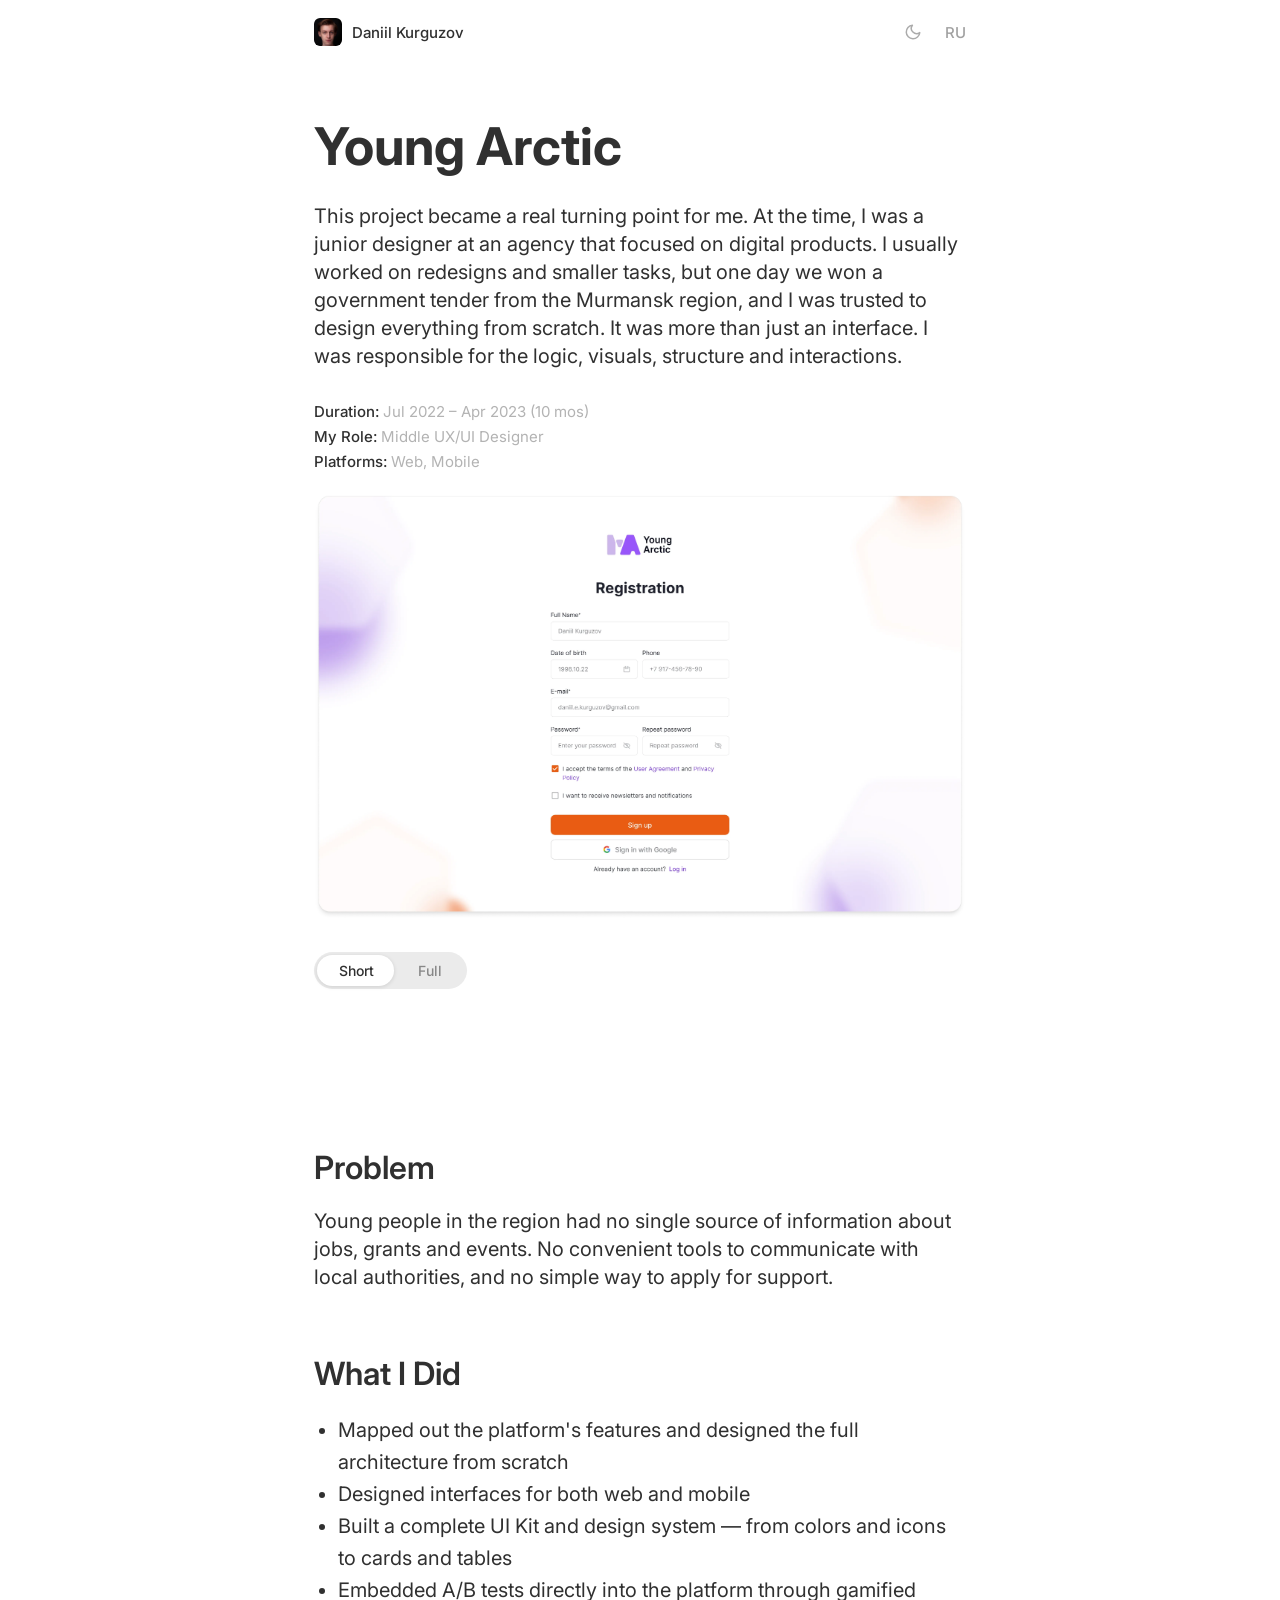
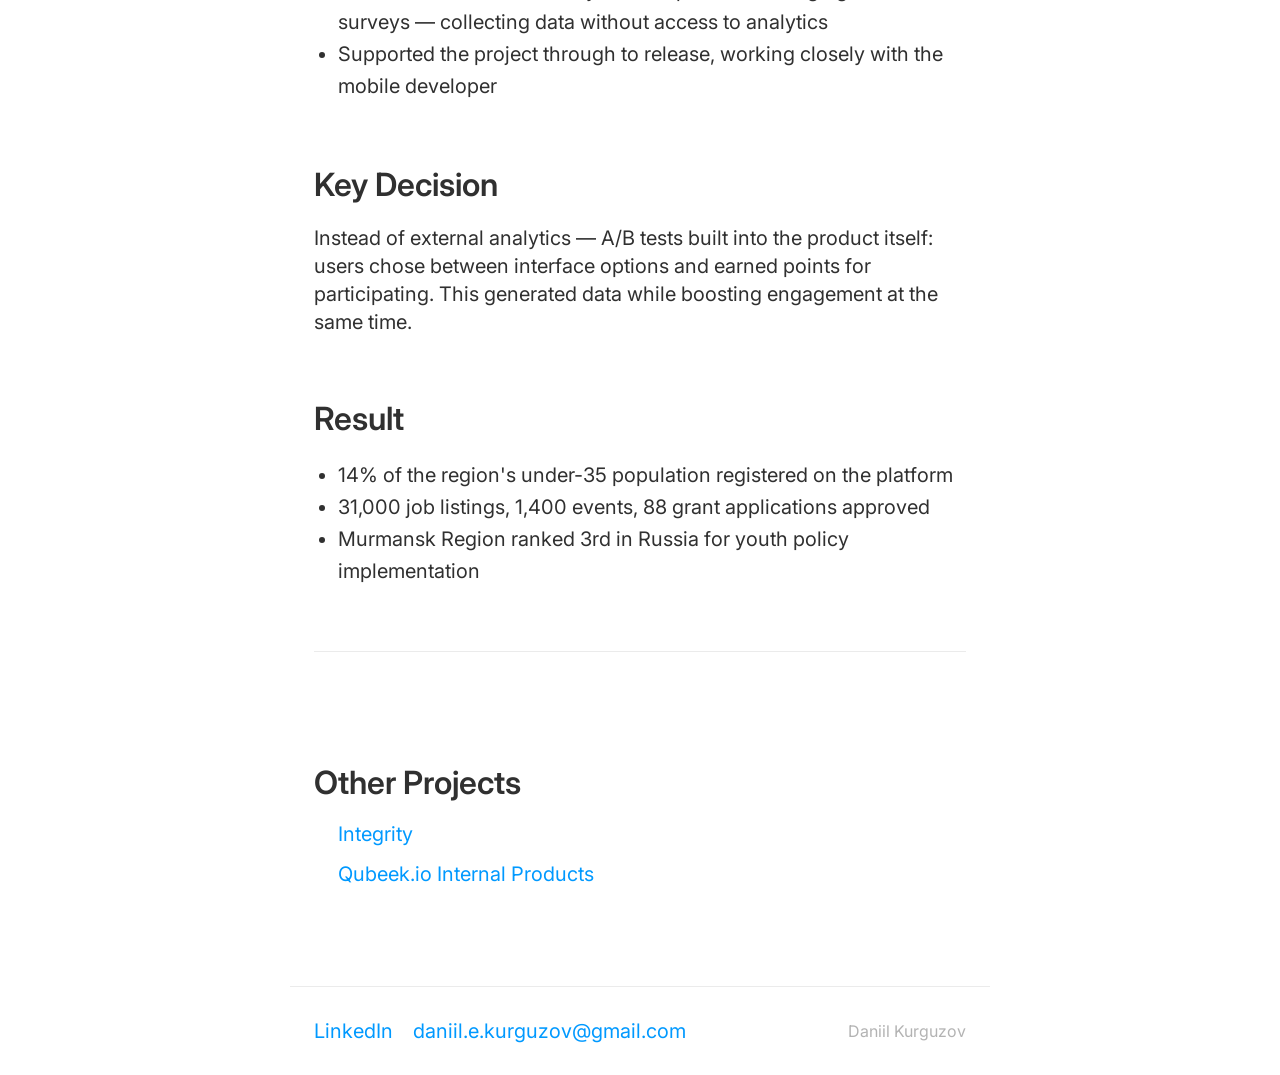
<file: young-arctic-en.html>
<!DOCTYPE html>
<html lang="en">
<head>
  <meta charset="UTF-8">
  <meta name="viewport" content="width=device-width, initial-scale=1.0">
  <title>Young Arctic — Daniil Kurguzov</title>
  <link rel="preconnect" href="https://fonts.googleapis.com">
  <link rel="preconnect" href="https://fonts.gstatic.com" crossorigin>
  <link href="https://fonts.googleapis.com/css2?family=Inter:wght@400;500;600;700&display=swap" rel="stylesheet">
  <link rel="stylesheet" href="style.css">
  <script>!function(){var t=localStorage.getItem('theme')||(window.matchMedia('(prefers-color-scheme: dark)').matches?'dark':'light');document.documentElement.setAttribute('data-theme',t)}()</script>
  <link rel="icon" type="image/x-icon" href="favicon.ico">
  <link rel="icon" type="image/png" sizes="32x32" href="favicon-32.png">
  <link rel="icon" type="image/png" sizes="16x16" href="favicon-16.png">
  <link rel="apple-touch-icon" sizes="180x180" href="apple-touch-icon.png">
</head>
<body>

  <header>
    <div class="container">
      <nav class="site-nav">
        <div class="nav-inner">
          <a href="index.html" class="nav-logo"><img src="images/photos/favicon.png" class="nav-avatar" alt="">Daniil Kurguzov</a>
          <div class="nav-actions">
            <button class="theme-toggle" id="theme-toggle" aria-label="Toggle theme"></button>
            <a href="young-arctic-ru.html" class="nav-lang">RU</a>
          </div>
        </div>
      </nav>
    </div>
  </header>

  <div class="case-header">
    <h1>Young Arctic</h1>
    <p class="case-intro">This project became a real turning point for me. At the time, I was a junior designer at an agency that focused on digital products. I usually worked on redesigns and smaller tasks, but one day we won a government tender from the Murmansk region, and I was trusted to design everything from scratch. It was more than just an interface. I was responsible for the logic, visuals, structure and interactions.</p>
    <div class="case-meta">
      <div class="case-meta-item"><strong>Duration:</strong> Jul 2022 – Apr 2023 (10 mos)</div>
      <div class="case-meta-item"><strong>My Role:</strong> Middle UX/UI Designer</div>
      <div class="case-meta-item"><strong>Platforms:</strong> Web, Mobile</div>
    </div>
    <figure class="case-img"><picture><source srcset="images/young-arctic/1-en.webp" type="image/webp"><img src="images/young-arctic/1-en.jpg" alt="" loading="lazy"></picture></figure>
    <div class="version-toggle">
      <button class="toggle-btn active" data-version="short">Short</button>
      <button class="toggle-btn" data-version="long">Full</button>
    </div>
  </div>

    <div class="short-content" id="short-content">
    <h3>Problem</h3>
    <p>Young people in the region had no single source of information about jobs, grants and events. No convenient tools to communicate with local authorities, and no simple way to apply for support.</p>
    <h3>What I Did</h3>
    <ul>
      <li>Mapped out the platform's features and designed the full architecture from scratch</li>
      <li>Designed interfaces for both web and mobile</li>
      <li>Built a complete UI Kit and design system — from colors and icons to cards and tables</li>
      <li>Embedded A/B tests directly into the platform through gamified surveys — collecting data without access to analytics</li>
      <li>Supported the project through to release, working closely with the mobile developer</li>
    </ul>
    <h3>Key Decision</h3>
    <p>Instead of external analytics — A/B tests built into the product itself: users chose between interface options and earned points for participating. This generated data while boosting engagement at the same time.</p>
    <h3>Result</h3>
    <ul>
      <li>14% of the region's under-35 population registered on the platform</li>
      <li>31,000 job listings, 1,400 events, 88 grant applications approved</li>
      <li>Murmansk Region ranked 3rd in Russia for youth policy implementation</li>
    </ul>
    <div class="other-projects">
      <h3>Other Projects</h3>
      <ul class="other-projects-list">
        <li><a href="integrity-en.html">Integrity</a></li>
        <li><a href="qubeek-en.html">Qubeek.io Internal Products</a></li>
      </ul>
    </div>
  </div>

  <div class="case-body" id="long-content" style="display:none">
    <aside class="case-sidebar">
      <nav class="sidebar-nav">
        <a href="#goal" class="sidebar-link">Goal</a>
        <a href="#my-role" class="sidebar-link">My Role</a>
        <a href="#problems" class="sidebar-link">Problems</a>
        <a href="#process" class="sidebar-link">Process</a>
        <a href="#key-features" class="sidebar-link">Key Features</a>
        <a href="#results" class="sidebar-link">Results</a>
        <a href="#learnings" class="sidebar-link">My Learnings</a>
        <a href="#closing" class="sidebar-link">Closing Thoughts</a>
        <a href="#other-projects" class="sidebar-link">Other Projects</a>
      </nav>
    </aside>

    <div class="case-content">

      <section id="goal">
        <h2>Goal</h2>
        <p>"Young Arctic" is a platform created to engage young people in the region's social, cultural and economic life. It included a web portal and a mobile app. The main goal was to make information about opportunities, support and direct contact with local authorities easy to access.</p>
      </section>

      <section id="my-role">
        <h2>My Role</h2>
        <p>I was the only designer on the project and coordinated everything related to visuals and logic:</p>
        <ul>
          <li>Mapped out the platform's features;</li>
          <li>Designed the interfaces for both web and mobile;</li>
          <li>Built a large-scale design system and UI Kit;</li>
          <li>Worked closely with the mobile developer;</li>
          <li>Took part in testing and supported the project through to release.</li>
        </ul>
      </section>

      <section id="problems">
        <h2>Problems</h2>
        <p>The client came in with three key problems:</p>
        <ul class="problems-list">
          <li class="problem-item">
            <span class="problem-emoji">📁</span>
            <span class="problem-text">Young people in the region don't have a single source of information about jobs, grants and events.</span>
          </li>
          <li class="problem-item">
            <span class="problem-emoji">📵</span>
            <span class="problem-text">There are no convenient tools for communication between young people and local authorities.</span>
          </li>
          <li class="problem-item">
            <span class="problem-emoji">🤯</span>
            <span class="problem-text">There is no simple and clear way to apply for grants or request support.</span>
          </li>
        </ul>
      </section>

      <section id="process">
        <h2>Process</h2>
        <p>I started with a feature map that showed what the platform would include and how the sections and user flows were connected. Once the structure was approved, I moved on to designing the interfaces.</p>
        <figure class="case-img"><picture><source srcset="images/young-arctic/2-en.webp" type="image/webp"><img src="images/young-arctic/2-en.jpg" alt="" loading="lazy"></picture></figure>
        <p>The project turned out to be large in scale. I designed all the states, transitions, error messages, filters and interactions. It was important not just to draw pages but to build a living system. I focused on logic, a consistent visual language and predictable user behavior.</p>
        <figure class="case-img"><picture><source srcset="images/young-arctic/3-en.webp" type="image/webp"><img src="images/young-arctic/3-en.jpg" alt="" loading="lazy"></picture></figure>
        <figure class="case-img"><picture><source srcset="images/young-arctic/4-en.webp" type="image/webp"><img src="images/young-arctic/4-en.jpg" alt="" loading="lazy"></picture></figure>
        <p>I created a full UI Kit, from colors and icons to cards and tables. Every component had clear descriptions for states, behavior and responsiveness. This sped up development and ensured a consistent style across both web and mobile versions.</p>
        <figure class="case-img"><picture><source srcset="images/young-arctic/5.webp" type="image/webp"><img src="images/young-arctic/5.jpg" alt="" loading="lazy"></picture></figure>
      </section>

      <section id="key-features">
        <h2>Key Features</h2>
        <p>In the platform, I aimed to bring together all the sections that matched the client's needs:</p>

        <h3>News and blog</h3>
        <p>The section for current updates in the region. I made it feel lively and user-friendly. Content is grouped by topic, and the cards with previews, reactions and dates create a sense of activity. The tag cloud helps users quickly find what they need. All of this keeps young people engaged and makes reading the news feel like a natural habit.</p>
        <figure class="case-img"><picture><source srcset="images/young-arctic/6-en.webp" type="image/webp"><img src="images/young-arctic/6-en.jpg" alt="" loading="lazy"></picture></figure>
        <p>The mobile version is just as user-friendly as the web one. I kept all the key features, including collections, filters, fullscreen view and smooth navigation through the bottom menu. The interface is light and easy to use.</p>
        <figure class="case-img"><picture><source srcset="images/young-arctic/7-en.webp" type="image/webp"><img src="images/young-arctic/7-en.jpg" alt="" loading="lazy"></picture></figure>

        <h3>Tasks and surveys</h3>
        <p>Help engage young people through gamification. Each one is designed as a card with points that can be exchanged for rewards. I added tabs and filters to make navigation easy.</p>
        <figure class="case-img"><picture><source srcset="images/young-arctic/8-en.webp" type="image/webp"><img src="images/young-arctic/8-en.jpg" alt="" loading="lazy"></picture></figure>

        <h3>Job catalog</h3>
        <p>Shows current openings, including volunteer opportunities. I added filters for city, salary and work format, and the cards include all the key details. There is a quick apply option and the ability to hide listings you're not interested in.</p>
        <figure class="case-img"><picture><source srcset="images/young-arctic/9-en.webp" type="image/webp"><img src="images/young-arctic/9-en.jpg" alt="" loading="lazy"></picture></figure>
        <p>Mobile interfaces for jobs and surveys are adapted for quick actions. Large tap areas, clear statuses and simple navigation make the experience smooth and easy.</p>
        <figure class="case-img"><picture><source srcset="images/young-arctic/10-en.webp" type="image/webp"><img src="images/young-arctic/10-en.jpg" alt="" loading="lazy"></picture></figure>

        <h3>Events</h3>
        <p>The events section lets users sign up for upcoming activities. Each event includes a description, date, format, registration, address and tags. Nearby, users see suggestions for similar events. This helps them discover new things and stay engaged.</p>
        <figure class="case-img"><picture><source srcset="images/young-arctic/11-en.webp" type="image/webp"><img src="images/young-arctic/11-en.jpg" alt="" loading="lazy"></picture></figure>

        <h3>Grants and subsidies</h3>
        <p>Makes it easier to apply. The process is broken into steps, with a city search and a user-friendly budget form. The interface is simple and clear, even for first-time users.</p>
        <figure class="case-img"><picture><source srcset="images/young-arctic/12-en.webp" type="image/webp"><img src="images/young-arctic/12-en.jpg" alt="" loading="lazy"></picture></figure>

        <h3>Help and feedback</h3>
        <p>Make it easy to get answers or ask questions. The questions are grouped by topic, and the contact form is always accessible. This keeps the service clear and builds trust.</p>
        <figure class="case-img"><picture><source srcset="images/young-arctic/13-en.webp" type="image/webp"><img src="images/young-arctic/13-en.jpg" alt="" loading="lazy"></picture></figure>
        <p>The mobile help section keeps all the same features. There is quick search, a tab for submitted requests and an easy-to-use form with tips and attachments. Users understand what to do and when to expect a reply, which builds even more trust.</p>
        <figure class="case-img"><picture><source srcset="images/young-arctic/14-en.webp" type="image/webp"><img src="images/young-arctic/14-en.jpg" alt="" loading="lazy"></picture></figure>

        <h3>Store</h3>
        <p>In the store, users can exchange points for merchandise. Points are earned through tests, surveys and volunteering, which encourages participation and makes the experience more fun.</p>
        <figure class="case-img"><picture><source srcset="images/young-arctic/15-en.webp" type="image/webp"><img src="images/young-arctic/15-en.jpg" alt="" loading="lazy"></picture></figure>

        <h3>Admin panel</h3>
        <p>A full admin panel was developed. It allows real-time tracking of user activity, content management and request moderation.</p>
        <figure class="case-img"><picture><source srcset="images/young-arctic/16-en.webp" type="image/webp"><img src="images/young-arctic/16-en.jpg" alt="" loading="lazy"></picture></figure>
        <figure class="case-img"><picture><source srcset="images/young-arctic/17-en.webp" type="image/webp"><img src="images/young-arctic/17-en.jpg" alt="" loading="lazy"></picture></figure>
        <figure class="case-img"><picture><source srcset="images/young-arctic/18-en.webp" type="image/webp"><img src="images/young-arctic/18-en.jpg" alt="" loading="lazy"></picture></figure>

        <p>The interface needed to be both modern and simple, so it could work for a wide audience. We didn't have access to analytics, so I built A/B tests directly into the platform's surveys. Users chose between interface options and earned points for participating. This allowed us to:</p>
        <ul>
          <li>Collect data;</li>
          <li>Engage users;</li>
          <li>Boost motivation through gamification.</li>
        </ul>
        <figure class="case-img"><picture><source srcset="images/young-arctic/20-en.webp" type="image/webp"><img src="images/young-arctic/20-en.jpg" alt="" loading="lazy"></picture></figure>
        <figure class="case-img"><picture><source srcset="images/young-arctic/21-en.webp" type="image/webp"><img src="images/young-arctic/21-en.jpg" alt="" loading="lazy"></picture></figure>
      </section>

      <section id="results">
        <h2>Results</h2>
        <p>Six months after the release:</p>
        <ul>
          <li>Around 14% of the region's population under 35 registered;</li>
          <li>1867 blog posts published;</li>
          <li>31,000 job listings posted;</li>
          <li>4300 volunteer positions filled;</li>
          <li>1400 events announced;</li>
          <li>88 grant applications submitted, many of them approved;</li>
          <li>33,000 visits to youth centers.</li>
        </ul>
        <p>The main result: Murmansk Region ranked third in the country for youth policy implementation among regions with a population under 1 million. This proved that thoughtful UX can have a real impact on social processes.</p>
      </section>

      <section id="learnings">
        <h2>My Learnings</h2>
        <ul>
          <li>Designed a large-scale platform from scratch for the first time;</li>
          <li>Learned to work under high responsibility and with a government client;</li>
          <li>Gained experience in building architecture, thinking in systems and planning for scale;</li>
          <li>Realized the value of UX not as a trend but as a way to care for people;</li>
          <li>Felt for the first time how design can truly change people's lives.</li>
        </ul>
      </section>

      <section id="closing">
        <h2>Closing Thoughts</h2>
        <p>The "Young Arctic" project marked my professional shift from a junior to a middle-level designer who can build complex systems. It wasn't a business product. It was a socially important platform where I saw the real power of UX design for the first time. I'm proud to have been part of it.</p>
      </section>

      <section id="other-projects" class="other-projects">
        <h2>Other Projects</h2>
        <ul class="other-projects-list">
          <li><a href="integrity-en.html">Integrity</a></li>
          <li><a href="qubeek-en.html">Qubeek.io Internal Products</a></li>
        </ul>
      </section>

    </div>
  </div>

  <footer class="case-footer">
    <div class="case-footer-inner">
      <div class="footer-contacts">
        <a href="https://www.linkedin.com/in/daniil-kurguzov" target="_blank" rel="noopener">LinkedIn</a>
        <a href="mailto:daniil.e.kurguzov@gmail.com">daniil.e.kurguzov@gmail.com</a>
      </div>
      <span class="footer-name">Daniil Kurguzov</span>
    </div>
  </footer>

  <script>
    (function () {
      var sidebar = document.querySelector('.case-sidebar');
      if (!sidebar) return;
      var overlay = document.createElement('div');
      overlay.className = 'sidebar-overlay';
      document.body.appendChild(overlay);
      var burger = document.createElement('button');
      burger.className = 'sidebar-burger';
      burger.setAttribute('aria-label', 'Open navigation');
      burger.innerHTML = '<svg xmlns="http://www.w3.org/2000/svg" width="20" height="20" viewBox="0 0 24 24" fill="none" stroke="currentColor" stroke-width="2" stroke-linecap="round" stroke-linejoin="round"><line x1="3" y1="6" x2="21" y2="6"/><line x1="3" y1="12" x2="21" y2="12"/><line x1="3" y1="18" x2="21" y2="18"/></svg>';
      var navActions = document.querySelector('.nav-actions');
      if (navActions) navActions.insertBefore(burger, navActions.firstChild);
      // Hide burger until long version is active
      var longContentCheck = document.getElementById('long-content');
      if (longContentCheck && longContentCheck.style.display === 'none') {
        burger.style.display = 'none';
      }
      function openSidebar() { sidebar.classList.add('open'); overlay.classList.add('visible'); document.body.style.overflow = 'hidden'; }
      function closeSidebar() { sidebar.classList.remove('open'); overlay.classList.remove('visible'); document.body.style.overflow = ''; }
      burger.addEventListener('click', openSidebar);
      overlay.addEventListener('click', closeSidebar);
      document.querySelectorAll('.sidebar-link').forEach(function (l) { l.addEventListener('click', closeSidebar); });
    })();
    const links = document.querySelectorAll('.sidebar-link');
    const sections = document.querySelectorAll('.case-content section');
    const observer = new IntersectionObserver(entries => {
      entries.forEach(entry => {
        if (entry.isIntersecting) {
          links.forEach(l => l.classList.remove('active'));
          const active = document.querySelector(`.sidebar-link[href="#${entry.target.id}"]`);
          if (active) active.classList.add('active');
        }
      });
    }, { rootMargin: '-20% 0px -70% 0px' });
    sections.forEach(s => observer.observe(s));
  </script>

  <script>
    (function () {
      var toggle = document.querySelector('.version-toggle');
      var pill = document.createElement('span');
      pill.className = 'toggle-pill';
      toggle.insertBefore(pill, toggle.firstChild);
      var btns = toggle.querySelectorAll('.toggle-btn');
      var shortContent = document.getElementById('short-content');
      var longContent = document.getElementById('long-content');
      function movePill(btn) {
        pill.style.width = btn.offsetWidth + 'px';
        pill.style.transform = 'translateX(' + btn.offsetLeft + 'px)';
      }
      pill.style.transition = 'none';
      movePill(toggle.querySelector('.toggle-btn.active'));
      requestAnimationFrame(function () { pill.style.transition = ''; });
      btns.forEach(function (btn) {
        btn.addEventListener('click', function () {
          btns.forEach(function (b) { b.classList.remove('active'); });
          btn.classList.add('active');
          movePill(btn);
          if (btn.dataset.version === 'short') {
            shortContent.style.display = '';
            longContent.style.display = 'none';
            var b = document.querySelector('.sidebar-burger');
            if (b) { b.style.display = 'none'; }
            var sb = document.querySelector('.case-sidebar');
            var ov = document.querySelector('.sidebar-overlay');
            if (sb) { sb.classList.remove('open'); document.body.style.overflow = ''; }
            if (ov) ov.classList.remove('visible');
          } else {
            shortContent.style.display = 'none';
            longContent.style.display = '';
            var b = document.querySelector('.sidebar-burger');
            if (b) b.style.display = '';
          }
        });
      });
    })();
  </script>

  <script src="theme.js"></script>
  <script src="images.js"></script>
</body>
</html>
</file>
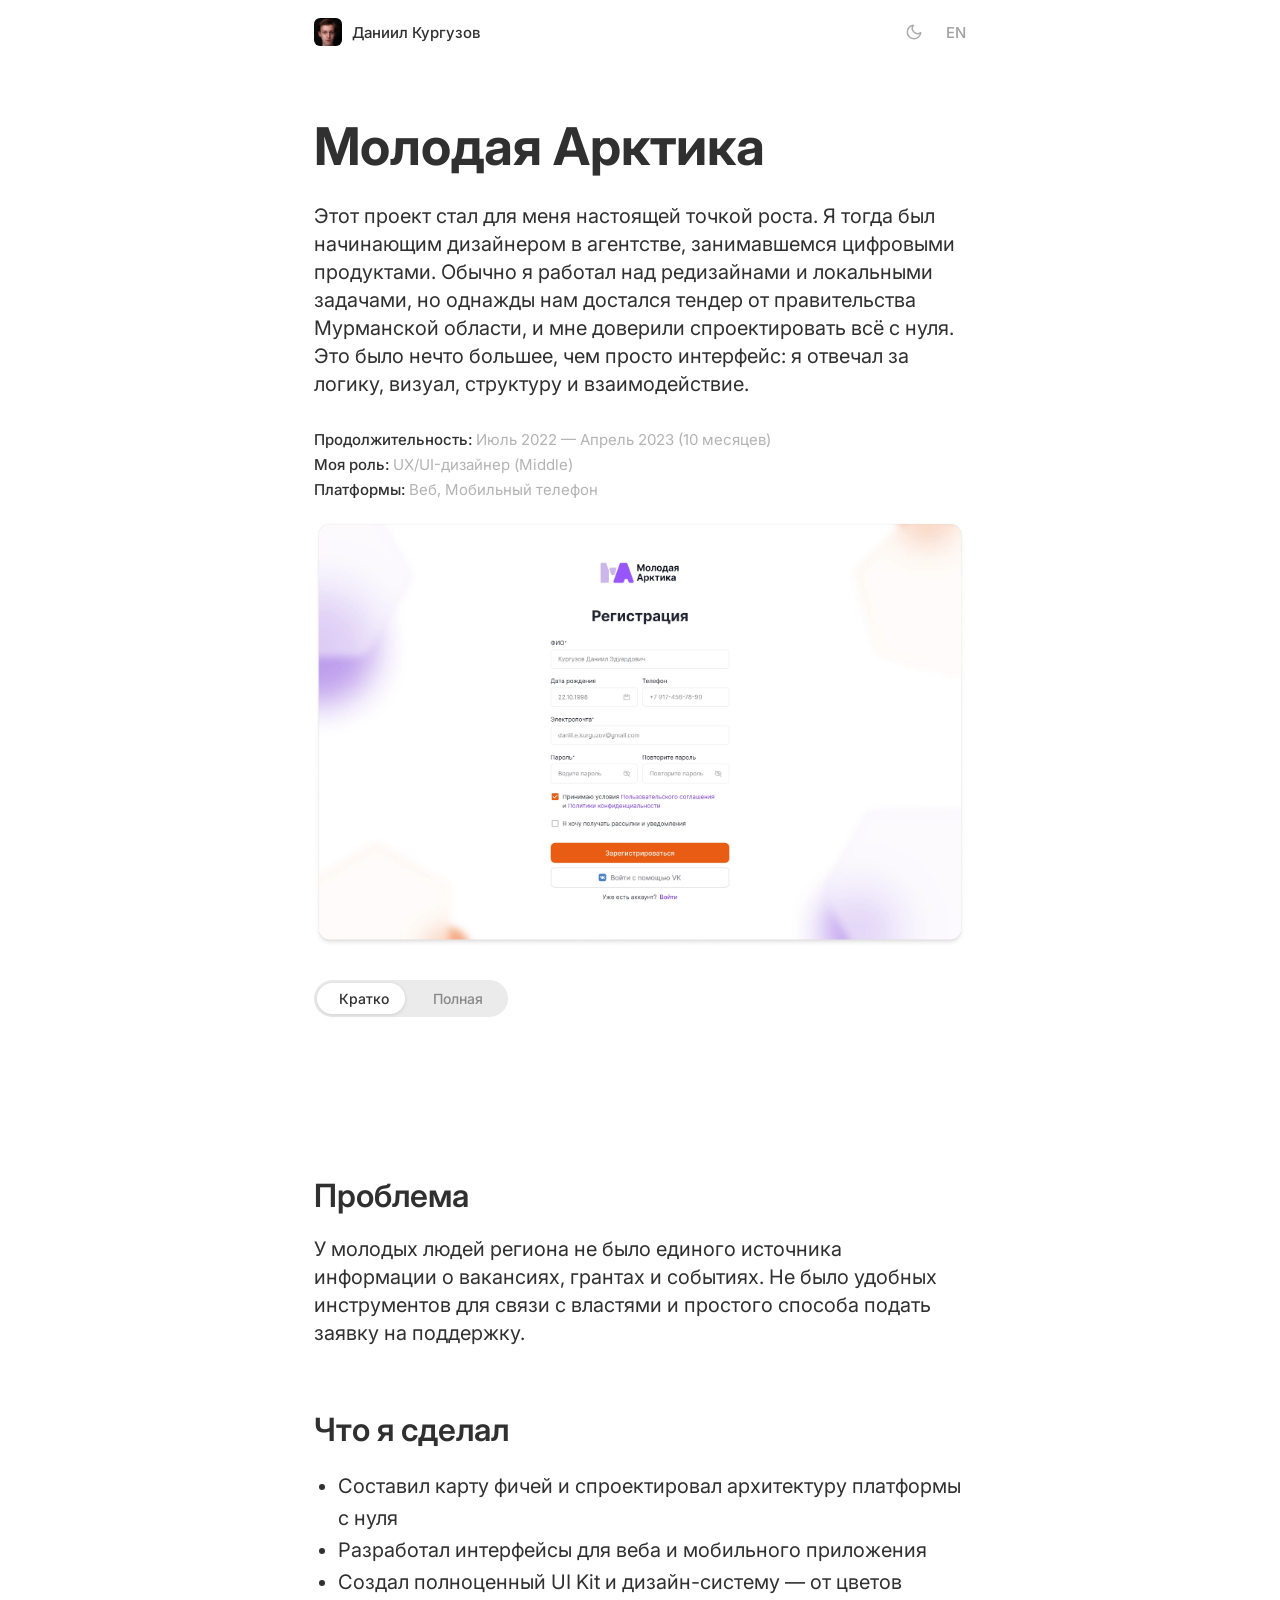
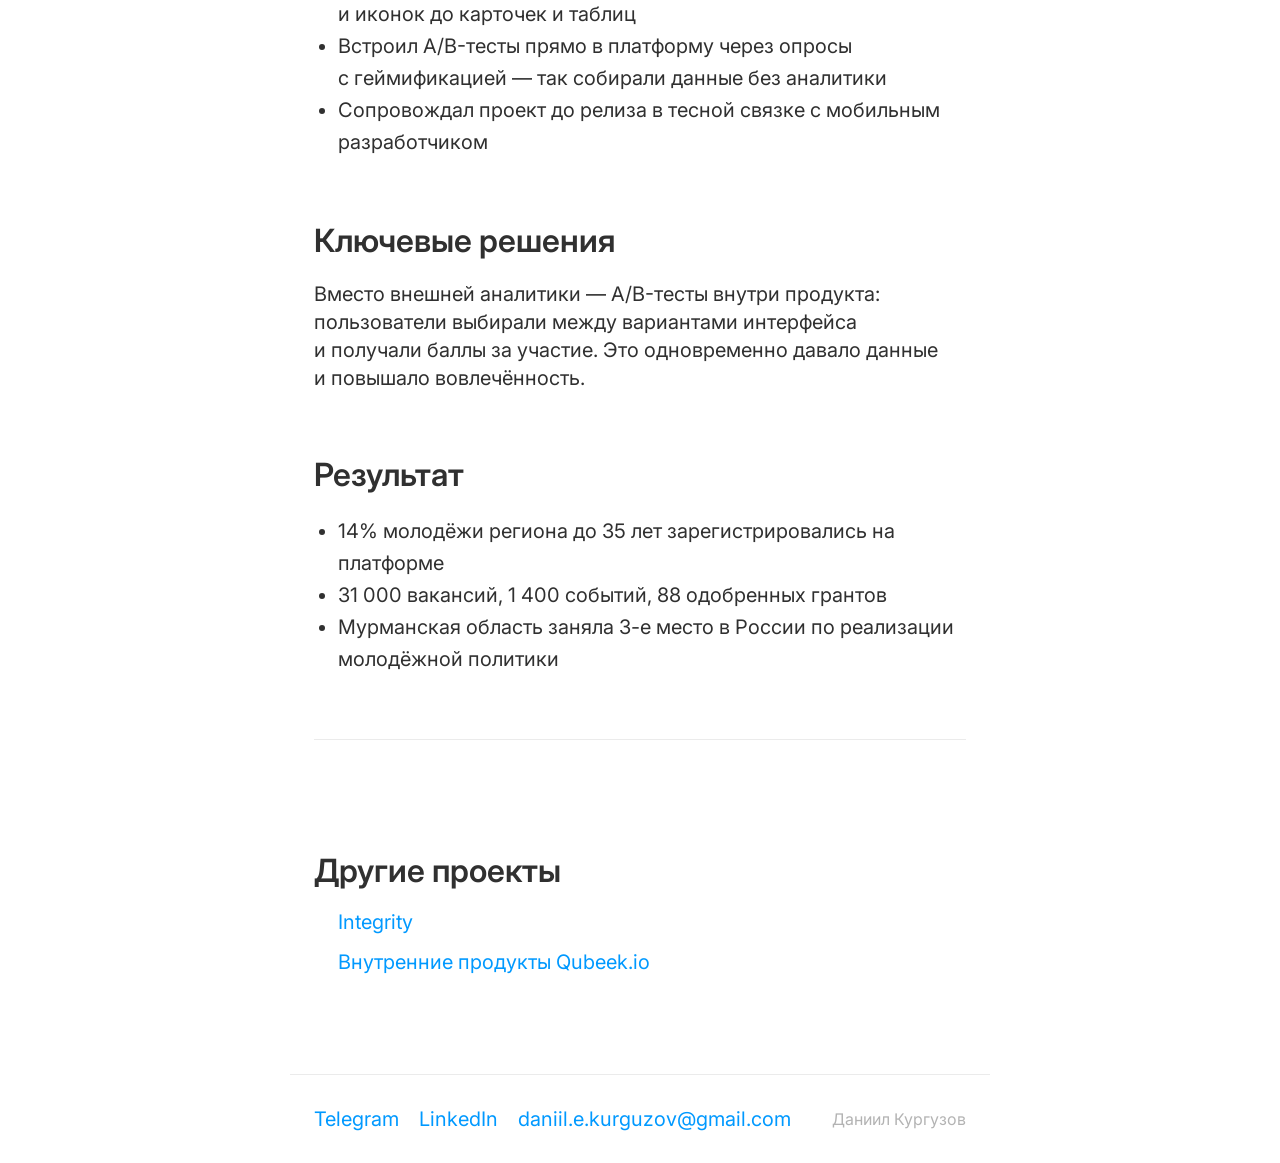
<file: young-arctic-ru.html>
<!DOCTYPE html>
<html lang="ru">
<head>
  <meta charset="UTF-8">
  <meta name="viewport" content="width=device-width, initial-scale=1.0">
  <title>Молодая Арктика — Даниил Кургузов</title>
  <link rel="preconnect" href="https://fonts.googleapis.com">
  <link rel="preconnect" href="https://fonts.gstatic.com" crossorigin>
  <link href="https://fonts.googleapis.com/css2?family=Inter:wght@400;500;600;700&display=swap" rel="stylesheet">
  <link rel="stylesheet" href="style.css">
  <script>!function(){var t=localStorage.getItem('theme')||(window.matchMedia('(prefers-color-scheme: dark)').matches?'dark':'light');document.documentElement.setAttribute('data-theme',t)}()</script>
  <link rel="icon" type="image/x-icon" href="favicon.ico">
  <link rel="icon" type="image/png" sizes="32x32" href="favicon-32.png">
  <link rel="icon" type="image/png" sizes="16x16" href="favicon-16.png">
  <link rel="apple-touch-icon" sizes="180x180" href="apple-touch-icon.png">
</head>
<body>

  <header>
    <div class="container">
      <nav class="site-nav">
        <div class="nav-inner">
          <a href="home-ru.html" class="nav-logo"><img src="images/photos/favicon.png" class="nav-avatar" alt="">Даниил Кургузов</a>
          <div class="nav-actions">
            <button class="theme-toggle" id="theme-toggle" aria-label="Toggle theme"></button>
            <a href="young-arctic-en.html" class="nav-lang">EN</a>
          </div>
        </div>
      </nav>
    </div>
  </header>

  <div class="case-header">
    <h1>Молодая Арктика</h1>
    <p class="case-intro">Этот проект стал для меня настоящей точкой роста. Я тогда был начинающим дизайнером в агентстве, занимавшемся цифровыми продуктами. Обычно я работал над редизайнами и локальными задачами, но однажды нам достался тендер от правительства Мурманской области, и мне доверили спроектировать всё с нуля. Это было нечто большее, чем просто интерфейс: я отвечал за логику, визуал, структуру и взаимодействие.</p>
    <div class="case-meta">
      <div class="case-meta-item"><strong>Продолжительность:</strong> Июль 2022 — Апрель 2023 (10 месяцев)</div>
      <div class="case-meta-item"><strong>Моя роль:</strong> UX/UI-дизайнер (Middle)</div>
      <div class="case-meta-item"><strong>Платформы:</strong> Веб, Мобильный телефон</div>
    </div>
    <figure class="case-img"><picture><source srcset="images/young-arctic/1-ru.webp" type="image/webp"><img src="images/young-arctic/1-ru.jpg" alt="" loading="lazy"></picture></figure>
    <div class="version-toggle">
      <button class="toggle-btn active" data-version="short">Кратко</button>
      <button class="toggle-btn" data-version="long">Полная</button>
    </div>
  </div>

    <div class="short-content" id="short-content">
    <h3>Проблема</h3>
    <p>У молодых людей региона не было единого источника информации о вакансиях, грантах и событиях. Не было удобных инструментов для связи с властями и простого способа подать заявку на поддержку.</p>
    <h3>Что я сделал</h3>
    <ul>
      <li>Составил карту фичей и спроектировал архитектуру платформы с нуля</li>
      <li>Разработал интерфейсы для веба и мобильного приложения</li>
      <li>Создал полноценный UI Kit и дизайн-систему — от цветов и иконок до карточек и таблиц</li>
      <li>Встроил A/B-тесты прямо в платформу через опросы с геймификацией — так собирали данные без аналитики</li>
      <li>Сопровождал проект до релиза в тесной связке с мобильным разработчиком</li>
    </ul>
    <h3>Ключевые решения</h3>
    <p>Вместо внешней аналитики — A/B-тесты внутри продукта: пользователи выбирали между вариантами интерфейса и получали баллы за участие. Это одновременно давало данные и повышало вовлечённость.</p>
    <h3>Результат</h3>
    <ul>
      <li>14% молодёжи региона до 35 лет зарегистрировались на платформе</li>
      <li>31 000 вакансий, 1 400 событий, 88 одобренных грантов</li>
      <li>Мурманская область заняла 3-е место в России по реализации молодёжной политики</li>
    </ul>
    <div class="other-projects">
      <h3>Другие проекты</h3>
      <ul class="other-projects-list">
        <li><a href="integrity-ru.html">Integrity</a></li>
        <li><a href="qubeek-ru.html">Внутренние продукты Qubeek.io</a></li>
      </ul>
    </div>
  </div>

  <div class="case-body" id="long-content" style="display:none">
    <aside class="case-sidebar">
      <nav class="sidebar-nav">
        <a href="#goal" class="sidebar-link">Цель проекта</a>
        <a href="#my-role" class="sidebar-link">Моя роль</a>
        <a href="#problems" class="sidebar-link">Проблемы</a>
        <a href="#process" class="sidebar-link">Процесс</a>
        <a href="#key-features" class="sidebar-link">Ключевые разделы</a>
        <a href="#results" class="sidebar-link">Результаты</a>
        <a href="#learnings" class="sidebar-link">Чему я научился</a>
        <a href="#closing" class="sidebar-link">Завершение</a>
        <a href="#other-projects" class="sidebar-link">Другие проекты</a>
      </nav>
    </aside>

    <div class="case-content">

      <section id="goal">
        <h2>Цель проекта</h2>
        <p>«Молодая Арктика» — это платформа для вовлечения молодёжи региона в социальную, культурную и экономическую жизнь. Она состояла из веб-портала и мобильного приложения. Главная задача заключалась в том, чтобы сделать доступными информацию о возможностях, поддержку и прямой контакт с представителями власти.</p>
      </section>

      <section id="my-role">
        <h2>Моя роль</h2>
        <p>Я был единственным дизайнером в проекте и координировал всё, что связано с визуалом и логикой:</p>
        <ul>
          <li>Собрал функциональную карту платформы;</li>
          <li>Спроектировал интерфейсы веба и мобильного приложения;</li>
          <li>Построил масштабную дизайн-систему и UI Kit;</li>
          <li>Тесно взаимодействовал с мобильным разработчиком;</li>
          <li>Участвовал в тестировании и сопровождал проект до релиза.</li>
        </ul>
      </section>

      <section id="problems">
        <h2>Проблемы</h2>
        <p>Заказчик пришёл с тремя ключевыми проблемами:</p>
        <ul class="problems-list">
          <li class="problem-item">
            <span class="problem-emoji">📁</span>
            <span class="problem-text">У молодёжи региона нет единого источника информации о вакансиях, грантах и мероприятиях.</span>
          </li>
          <li class="problem-item">
            <span class="problem-emoji">📵</span>
            <span class="problem-text">Отсутствие удобных инструментов взаимодействия между молодёжью и властями.</span>
          </li>
          <li class="problem-item">
            <span class="problem-emoji">🤯</span>
            <span class="problem-text">Невозможность просто и понятно подать заявку на грант и получение поддержки.</span>
          </li>
        </ul>
      </section>

      <section id="process">
        <h2>Процесс</h2>
        <p>Я начал с функциональной карты — показал, из чего будет состоять платформа, как связаны разделы и сценарии. После утверждения структуры перешёл к проектированию интерфейсов.</p>
        <figure class="case-img"><picture><source srcset="images/young-arctic/2-ru.webp" type="image/webp"><img src="images/young-arctic/2-ru.jpg" alt="" loading="lazy"></picture></figure>
        <p>Проект получился масштабным: я спроектировал все состояния, переходы, ошибки, фильтры и взаимодействия. Важно было не просто нарисовать страницы, а выстроить живую систему. Я сделал акцент на логике, едином визуальном языке и поведенческой предсказуемости.</p>
        <figure class="case-img"><picture><source srcset="images/young-arctic/3-ru.webp" type="image/webp"><img src="images/young-arctic/3-ru.jpg" alt="" loading="lazy"></picture></figure>
        <figure class="case-img"><picture><source srcset="images/young-arctic/4-ru.webp" type="image/webp"><img src="images/young-arctic/4-ru.jpg" alt="" loading="lazy"></picture></figure>
        <p>Создал полноценный UI Kit: от цветов и иконок до карточек и таблиц. Каждый компонент имел описания состояний, поведения и адаптивности. Это ускорило разработку и обеспечило единый стиль между вебом и мобильной версией.</p>
        <figure class="case-img"><picture><source srcset="images/young-arctic/5.webp" type="image/webp"><img src="images/young-arctic/5.jpg" alt="" loading="lazy"></picture></figure>
      </section>

      <section id="key-features">
        <h2>Ключевые разделы</h2>

        <h3>Новости и блог</h3>
        <p>Раздел для актуальных событий. Я сделал его живым и удобным: контент сгруппирован по темам, карточки с превью, реакциями и датами создают ощущение активности. Облако тегов помогает быстро находить нужное. Всё это удерживает внимание молодёжи и делает чтение новостей привычным.</p>
        <figure class="case-img"><picture><source srcset="images/young-arctic/6-ru.webp" type="image/webp"><img src="images/young-arctic/6-ru.jpg" alt="" loading="lazy"></picture></figure>
        <p>Мобильная версия не уступает вебу по удобству. Я сохранил все ключевые функции: подборки, фильтры, полноэкранный просмотр и удобную навигацию через нижнее меню. Интерфейс лёгкий и интуитивный.</p>
        <figure class="case-img"><picture><source srcset="images/young-arctic/7-ru.webp" type="image/webp"><img src="images/young-arctic/7-ru.jpg" alt="" loading="lazy"></picture></figure>

        <h3>Задания и опросы</h3>
        <p>Помогают вовлекать молодёжь через игру. Каждый оформлен как карточка с баллами, которые можно обменять на призы. Я добавил вкладки и фильтры для удобной навигации.</p>
        <figure class="case-img"><picture><source srcset="images/young-arctic/8-ru.webp" type="image/webp"><img src="images/young-arctic/8-ru.jpg" alt="" loading="lazy"></picture></figure>

        <h3>Каталог вакансий</h3>
        <p>Показывает актуальные предложения, включая волонтёрство. Я добавил фильтры по городу, зарплате и формату занятости, а карточки включают всё нужное. Есть быстрый отклик и возможность скрыть лишнее.</p>
        <figure class="case-img"><picture><source srcset="images/young-arctic/9-ru.webp" type="image/webp"><img src="images/young-arctic/9-ru.jpg" alt="" loading="lazy"></picture></figure>
        <p>Мобильные интерфейсы вакансий и опросов адаптированы под быстрые сценарии. Крупные зоны нажатия, понятные статусы и простая навигация делают взаимодействие удобным и цельным.</p>
        <figure class="case-img"><picture><source srcset="images/young-arctic/10-ru.webp" type="image/webp"><img src="images/young-arctic/10-ru.jpg" alt="" loading="lazy"></picture></figure>

        <h3>Афиша мероприятий</h3>
        <p>Позволяет записываться на события. Есть описание, дата, формат, регистрация, адрес и теги. Рядом — рекомендации похожих мероприятий. Это помогает находить интересное и оставаться вовлечённым.</p>
        <figure class="case-img"><picture><source srcset="images/young-arctic/11-ru.webp" type="image/webp"><img src="images/young-arctic/11-ru.jpg" alt="" loading="lazy"></picture></figure>

        <h3>Раздел грантов и субсидий</h3>
        <p>Упрощает подачу заявок. Процесс разбит на шаги, есть поиск по городам и удобная форма для бюджета. Интерфейс простой и понятный даже для новичков.</p>
        <figure class="case-img"><picture><source srcset="images/young-arctic/12-ru.webp" type="image/webp"><img src="images/young-arctic/12-ru.jpg" alt="" loading="lazy"></picture></figure>

        <h3>Справка и обратная связь</h3>
        <p>Помогают быстро получить ответ или задать вопрос. Вопросы сгруппированы по темам, а форма для обращения всегда под рукой. Это делает сервис понятным и поддерживает доверие.</p>
        <figure class="case-img"><picture><source srcset="images/young-arctic/13-ru.webp" type="image/webp"><img src="images/young-arctic/13-ru.jpg" alt="" loading="lazy"></picture></figure>
        <p>Мобильная версия справки сохраняет весь функционал. Есть быстрый поиск, вкладка с обращениями и удобная форма с подсказками и вложениями. Пользователь понимает, что делать и когда ждать ответ, что усиливает доверие.</p>
        <figure class="case-img"><picture><source srcset="images/young-arctic/14-ru.webp" type="image/webp"><img src="images/young-arctic/14-ru.jpg" alt="" loading="lazy"></picture></figure>

        <h3>Магазин</h3>
        <p>Можно обменивать баллы на мерч. Баллы дают за тесты, опросы и волонтёрство, что мотивирует участвовать и делает процесс более увлекательным.</p>
        <figure class="case-img"><picture><source srcset="images/young-arctic/15-ru.webp" type="image/webp"><img src="images/young-arctic/15-ru.jpg" alt="" loading="lazy"></picture></figure>

        <h3>Админ-панель</h3>
        <p>Была разработана полноценная админ-панель, позволяющая анализировать активность пользователей в режиме реального времени, управлять контентом и модерировать заявки.</p>
        <figure class="case-img"><picture><source srcset="images/young-arctic/16-ru.webp" type="image/webp"><img src="images/young-arctic/16-ru.jpg" alt="" loading="lazy"></picture></figure>
        <figure class="case-img"><picture><source srcset="images/young-arctic/17-ru.webp" type="image/webp"><img src="images/young-arctic/17-ru.jpg" alt="" loading="lazy"></picture></figure>
        <figure class="case-img"><picture><source srcset="images/young-arctic/18-ru.webp" type="image/webp"><img src="images/young-arctic/18-ru.jpg" alt="" loading="lazy"></picture></figure>

        <p>Интерфейс должен был быть современным и простым одновременно, для широкой аудитории. У нас не было доступа к аналитике, поэтому я встроил A/B-тесты в опросы на платформе. Пользователи выбирали между вариантами интерфейсов и получали баллы. Это позволило:</p>
        <ul>
          <li>Собирать данные;</li>
          <li>Вовлекать пользователей;</li>
          <li>Усиливать мотивацию через геймификацию.</li>
        </ul>
        <figure class="case-img"><picture><source srcset="images/young-arctic/19-ru.webp" type="image/webp"><img src="images/young-arctic/19-ru.jpg" alt="" loading="lazy"></picture></figure>
        <figure class="case-img"><picture><source srcset="images/young-arctic/20-ru.webp" type="image/webp"><img src="images/young-arctic/20-ru.jpg" alt="" loading="lazy"></picture></figure>
        <figure class="case-img"><picture><source srcset="images/young-arctic/21-ru.webp" type="image/webp"><img src="images/young-arctic/21-ru.jpg" alt="" loading="lazy"></picture></figure>
      </section>

      <section id="results">
        <h2>Результаты</h2>
        <p>За полгода после релиза:</p>
        <ul>
          <li>Зарегистрировались ~14% населения региона до 35 лет;</li>
          <li>1867 публикаций в блоге;</li>
          <li>31 000 вакансий размещено;</li>
          <li>4300 волонтёрских вакансий закрыты;</li>
          <li>1400 мероприятий анонсировано;</li>
          <li>88 заявок на гранты (многие одобрены);</li>
          <li>33 000 посещений молодёжных пространств.</li>
        </ul>
        <p>Главный результат: Мурманская область заняла 3-е место в стране по реализации молодёжной политики среди регионов с населением до 1 млн. Это стало подтверждением, что продуманный UX может менять общественные процессы.</p>
      </section>

      <section id="learnings">
        <h2>Чему я научился</h2>
        <ul>
          <li>Впервые проектировал масштабную платформу с нуля;</li>
          <li>Работать в условиях высокой ответственности и с госзаказом;</li>
          <li>Научился выстраивать архитектуру, думать системно и учитывать масштаб;</li>
          <li>Осознал ценность UX не как моды, а как заботы о людях;</li>
          <li>Впервые почувствовал, как дизайн может менять жизнь людей.</li>
        </ul>
      </section>

      <section id="closing">
        <h2>Завершение</h2>
        <p>Проект «Молодая Арктика» стал для меня профессиональным переходом от junior-дизайнера к middle, способному строить сложные системы. Это был не бизнес-продукт, а социально значимая платформа, в которой я впервые увидел настоящую силу UX-дизайна. Я горжусь, что был её частью.</p>
      </section>

      <section id="other-projects" class="other-projects">
        <h2>Другие проекты</h2>
        <ul class="other-projects-list">
          <li><a href="integrity-ru.html">Integrity</a></li>
          <li><a href="qubeek-ru.html">Внутренние продукты Qubeek.io</a></li>
        </ul>
      </section>

    </div>
  </div>

  <footer class="case-footer">
    <div class="case-footer-inner">
      <div class="footer-contacts">
        <a href="https://t.me/" target="_blank" rel="noopener">Telegram</a>
        <a href="https://www.linkedin.com/in/daniil-kurguzov" target="_blank" rel="noopener">LinkedIn</a>
        <a href="mailto:daniil.e.kurguzov@gmail.com">daniil.e.kurguzov@gmail.com</a>
      </div>
      <span class="footer-name">Даниил Кургузов</span>
    </div>
  </footer>

  <script>
    (function () {
      var sidebar = document.querySelector('.case-sidebar');
      if (!sidebar) return;
      var overlay = document.createElement('div');
      overlay.className = 'sidebar-overlay';
      document.body.appendChild(overlay);
      var burger = document.createElement('button');
      burger.className = 'sidebar-burger';
      burger.setAttribute('aria-label', 'Открыть навигацию');
      burger.innerHTML = '<svg xmlns="http://www.w3.org/2000/svg" width="20" height="20" viewBox="0 0 24 24" fill="none" stroke="currentColor" stroke-width="2" stroke-linecap="round" stroke-linejoin="round"><line x1="3" y1="6" x2="21" y2="6"/><line x1="3" y1="12" x2="21" y2="12"/><line x1="3" y1="18" x2="21" y2="18"/></svg>';
      var navActions = document.querySelector('.nav-actions');
      if (navActions) navActions.insertBefore(burger, navActions.firstChild);
      // Hide burger until long version is active
      var longContentCheck = document.getElementById('long-content');
      if (longContentCheck && longContentCheck.style.display === 'none') {
        burger.style.display = 'none';
      }
      function openSidebar() { sidebar.classList.add('open'); overlay.classList.add('visible'); document.body.style.overflow = 'hidden'; }
      function closeSidebar() { sidebar.classList.remove('open'); overlay.classList.remove('visible'); document.body.style.overflow = ''; }
      burger.addEventListener('click', openSidebar);
      overlay.addEventListener('click', closeSidebar);
      document.querySelectorAll('.sidebar-link').forEach(function (l) { l.addEventListener('click', closeSidebar); });
    })();
    const links = document.querySelectorAll('.sidebar-link');
    const sections = document.querySelectorAll('.case-content section');
    const observer = new IntersectionObserver(entries => {
      entries.forEach(entry => {
        if (entry.isIntersecting) {
          links.forEach(l => l.classList.remove('active'));
          const active = document.querySelector(`.sidebar-link[href="#${entry.target.id}"]`);
          if (active) active.classList.add('active');
        }
      });
    }, { rootMargin: '-20% 0px -70% 0px' });
    sections.forEach(s => observer.observe(s));
  </script>

  <script>
    (function () {
      var toggle = document.querySelector('.version-toggle');
      var pill = document.createElement('span');
      pill.className = 'toggle-pill';
      toggle.insertBefore(pill, toggle.firstChild);
      var btns = toggle.querySelectorAll('.toggle-btn');
      var shortContent = document.getElementById('short-content');
      var longContent = document.getElementById('long-content');
      function movePill(btn) {
        pill.style.width = btn.offsetWidth + 'px';
        pill.style.transform = 'translateX(' + btn.offsetLeft + 'px)';
      }
      pill.style.transition = 'none';
      movePill(toggle.querySelector('.toggle-btn.active'));
      requestAnimationFrame(function () { pill.style.transition = ''; });
      btns.forEach(function (btn) {
        btn.addEventListener('click', function () {
          btns.forEach(function (b) { b.classList.remove('active'); });
          btn.classList.add('active');
          movePill(btn);
          if (btn.dataset.version === 'short') {
            shortContent.style.display = '';
            longContent.style.display = 'none';
            var b = document.querySelector('.sidebar-burger');
            if (b) { b.style.display = 'none'; }
            var sb = document.querySelector('.case-sidebar');
            var ov = document.querySelector('.sidebar-overlay');
            if (sb) { sb.classList.remove('open'); document.body.style.overflow = ''; }
            if (ov) ov.classList.remove('visible');
          } else {
            shortContent.style.display = 'none';
            longContent.style.display = '';
            var b = document.querySelector('.sidebar-burger');
            if (b) b.style.display = '';
          }
        });
      });
    })();
  </script>

  <script src="theme.js"></script>
  <script src="images.js"></script>
</body>
</html>
</file>
<file: style.css>
html {
  scroll-behavior: smooth;
}

*, *::before, *::after {
  box-sizing: border-box;
  margin: 0;
  padding: 0;
}

:root {
  --bg: #ffffff;
  --text: #303030;
  --muted: #b3b3b3;
  --link: #0099ff;
  --border: rgba(0, 0, 0, 0.08);
  --font: 'Inter', sans-serif;
}

body {
  font-family: var(--font);
  background: var(--bg);
  color: var(--text);
  -webkit-font-smoothing: antialiased;
  -moz-osx-font-smoothing: grayscale;
  padding-top: 52px;
}

a {
  color: inherit;
  text-decoration: none;
}

/* ─── Shared container ─── */

.container {
  max-width: 700px;
  margin: 0 auto;
  padding: 0 24px;
}

/* ─── Nav ─── */

.site-nav {
  position: fixed;
  top: 0;
  left: 0;
  right: 0;
  z-index: 200;
  padding: 16px 0;
  background: var(--bg);
  border-bottom: 1px solid transparent;
  transition: border-color 0.2s ease;
}

.site-nav.scrolled {
  border-color: var(--border);
}

.nav-inner {
  display: flex;
  justify-content: space-between;
  align-items: center;
  max-width: 700px;
  margin: 0 auto;
  padding: 0 24px;
}

.nav-logo {
  font-size: 15px;
  font-weight: 500;
  color: var(--text);
  display: flex;
  align-items: center;
  gap: 10px;
}

.nav-avatar {
  width: 28px;
  height: 28px;
  border-radius: 6px;
  object-fit: cover;
  flex-shrink: 0;
}

.nav-lang {
  font-size: 15px;
  font-weight: 500;
  letter-spacing: -0.15px;
  color: var(--text);
  opacity: 0.45;
  transition: opacity 0.15s;
}

.nav-lang:hover {
  opacity: 1;
}

/* ─── Home hero ─── */

.hero {
  padding-top: 80px;
  padding-bottom: 64px;
}

.hero h1 {
  font-size: 52px;
  font-weight: 700;
  line-height: 1.2;
  margin-bottom: 24px;
}

.hero .intro {
  font-size: 20px;
  font-weight: 400;
  line-height: 1.4;
  margin-bottom: 20px;
}

.hero .cv-link {
  font-size: 20px;
  font-weight: 400;
  color: var(--link);
}

/* ─── Home sections ─── */

.home-section {
  padding-bottom: 64px;
}

.home-section h2 {
  font-size: 32px;
  font-weight: 600;
  line-height: 1.2;
  margin-bottom: 24px;
}

/* Work experience */

.work-list {
  list-style: none;
}

.work-item {
  font-size: 20px;
  font-weight: 400;
  line-height: 1.8;
}

.work-item .muted {
  color: var(--muted);
}

/* Portfolio */

.portfolio-item {
  margin-bottom: 48px;
}

.portfolio-item:last-child {
  margin-bottom: 0;
}

.portfolio-item h3 {
  font-size: 20px;
  font-weight: 400;
  margin-bottom: 12px;
}

.portfolio-item h3 a {
  color: var(--link);
}

.portfolio-item p {
  font-size: 20px;
  font-weight: 400;
  line-height: 1.4;
}

/* ─── Home footer ─── */

.home-footer {
  border-top: 1px solid var(--border);
  padding: 32px 0;
}

.home-footer-inner {
  display: flex;
  justify-content: space-between;
  align-items: center;
  flex-wrap: wrap;
  gap: 12px;
}

.footer-contacts {
  display: flex;
  gap: 20px;
  flex-wrap: wrap;
}

.footer-contacts a {
  font-size: 20px;
  color: var(--link);
}

.footer-name {
  font-size: 16px;
  color: var(--muted);
}

/* ─── Version toggle ─── */

.version-toggle {
  position: relative;
  display: flex;
  gap: 0;
  background: #ebebeb;
  border-radius: 100px;
  padding: 3px;
  width: fit-content;
  margin-top: 32px;
}

.toggle-pill {
  position: absolute;
  top: 3px;
  bottom: 3px;
  left: 0;
  background: #fff;
  border-radius: 100px;
  box-shadow: 0 1px 4px rgba(0, 0, 0, 0.12);
  transition: transform 0.24s cubic-bezier(0.4, 0, 0.2, 1), width 0.24s cubic-bezier(0.4, 0, 0.2, 1);
  pointer-events: none;
  will-change: transform;
}

.toggle-btn {
  position: relative;
  z-index: 1;
  padding: 7px 22px;
  border: none;
  border-radius: 100px;
  font-family: var(--font);
  font-size: 14px;
  font-weight: 500;
  cursor: pointer;
  background: transparent;
  color: #888;
  transition: color 0.18s ease;
  white-space: nowrap;
}

.toggle-btn.active {
  color: var(--text);
}

/* ─── Short content ─── */

.short-content {
  max-width: 700px;
  margin: 0 auto;
  padding: 48px 24px 80px;
}

.short-content p {
  font-size: 20px;
  font-weight: 400;
  line-height: 1.4;
  margin-bottom: 16px;
}

.short-content h3 {
  font-size: 32px;
  font-weight: 600;
  line-height: 1.2;
  color: var(--text);
  text-transform: none;
  letter-spacing: normal;
  margin-top: 64px;
  margin-bottom: 20px;
}

.short-content ul {
  padding-left: 24px;
  margin-bottom: 16px;
}

.short-content li {
  font-size: 20px;
  font-weight: 400;
  line-height: 1.6;
  padding-left: 0;
  position: static;
}

.short-content li::before {
  content: none;
}

.short-content .other-projects {
  border-top: 1px solid var(--border);
  padding-top: 48px;
  margin-top: 64px;
}

.short-content .other-projects h3 {
  font-size: 32px;
  font-weight: 600;
  text-transform: none;
  letter-spacing: normal;
  color: var(--text);
  margin-bottom: 16px;
}

.short-content .other-projects-list {
  gap: 8px;
}

.short-content .other-projects-list a {
  font-size: 20px;
  color: var(--link);
}

/* ─── Case study header ─── */

.case-header {
  max-width: 700px;
  margin: 0 auto;
  padding: 64px 24px 48px;
}

.case-header h1 {
  font-size: 52px;
  font-weight: 700;
  line-height: 1.2;
  margin-bottom: 24px;
}

.case-intro {
  font-size: 20px;
  font-weight: 400;
  line-height: 1.4;
  margin-bottom: 32px;
}

.case-meta {
  display: flex;
  flex-direction: column;
  gap: 6px;
  margin-bottom: 24px;
}

.case-meta-item {
  font-size: 15px;
  color: var(--muted);
}

.case-meta-item strong {
  font-weight: 500;
  color: var(--text);
}

.case-demo-link {
  font-size: 20px;
  color: var(--link);
}

.case-video {
  width: 100%;
  max-width: 100%;
  border-radius: 8px;
  display: block;
  margin: 24px 0;
}

/* ─── Case study body layout ─── */

.case-body {
  max-width: 700px;
  margin: 0 auto;
  padding: 0 24px 80px;
}

.case-sidebar {
  position: fixed;
  top: 80px;
  left: 24px;
  width: 160px;
  max-height: calc(100vh - 100px);
  overflow-y: auto;
}

.sidebar-burger {
  display: none;
  align-items: center;
  justify-content: center;
  width: 32px;
  height: 32px;
  border: none;
  background: transparent;
  cursor: pointer;
  color: var(--text);
  opacity: 0.4;
  transition: opacity 0.15s;
  padding: 0;
  flex-shrink: 0;
}

.sidebar-burger:hover {
  opacity: 1;
}

.sidebar-overlay {
  display: none;
  position: fixed;
  inset: 0;
  background: rgba(0, 0, 0, 0.3);
  z-index: 99;
}

.sidebar-overlay.visible {
  display: block;
}

.sidebar-nav {
  padding: 0;
  display: flex;
  flex-direction: column;
  gap: 2px;
}

.sidebar-link {
  display: block;
  font-size: 13px;
  font-weight: 400;
  color: var(--muted);
  padding: 3px 0;
  line-height: 1.4;
  transition: color 0.15s;
}

.sidebar-link:hover,
.sidebar-link.active {
  color: var(--text);
}

/* ─── Case study content ─── */

.case-content section {
  margin-bottom: 64px;
  scroll-margin-top: 24px;
}

.case-content h2 {
  font-size: 32px;
  font-weight: 600;
  line-height: 1.2;
  margin-bottom: 20px;
}

.case-content h3 {
  font-size: 20px;
  font-weight: 600;
  line-height: 1.4;
  margin-top: 32px;
  margin-bottom: 12px;
}

.case-content p {
  font-size: 20px;
  font-weight: 400;
  line-height: 1.4;
  margin-bottom: 16px;
}

.case-content ul,
.case-content ol {
  padding-left: 24px;
  margin-bottom: 16px;
}

.case-content li {
  font-size: 20px;
  font-weight: 400;
  line-height: 1.6;
}

.case-content p:last-child {
  margin-bottom: 0;
}

/* Problem cards with emoji */

.problems-list {
  list-style: none;
  padding: 0;
  display: flex;
  flex-direction: column;
  gap: 20px;
  margin-bottom: 16px;
}

.problem-item {
  display: flex;
  gap: 16px;
  align-items: flex-start;
}

.problem-emoji {
  font-size: 24px;
  line-height: 1.4;
  flex-shrink: 0;
}

.problem-text {
  font-size: 20px;
  font-weight: 400;
  line-height: 1.4;
}

/* Case study images */

.case-img {
  margin: 24px 0;
  width: 100%;
  max-width: 100%;
  overflow: hidden;
}

.case-img img,
.case-img video {
  width: 100%;
  max-width: 100%;
  height: auto;
  border-radius: 8px;
  display: block;
  opacity: 0;
  transition: opacity 0.4s ease;
}

.case-img video {
  opacity: 1;
}

.case-img img.loaded {
  opacity: 1;
}

/* Image placeholders */

.img-placeholder {
  background: #f7f7f7;
  border: 1px solid var(--border);
  border-radius: 8px;
  padding: 40px 24px;
  text-align: center;
  font-size: 14px;
  color: var(--muted);
  margin: 24px 0;
}

/* Other projects */

.other-projects {
  border-top: 1px solid var(--border);
  padding-top: 48px;
}

.other-projects-list {
  list-style: none;
  padding: 0;
  display: flex;
  flex-direction: column;
  gap: 8px;
}

.other-projects-list a {
  font-size: 20px;
  color: var(--link);
}

/* ─── Case study footer ─── */

.case-footer {
  border-top: 1px solid var(--border);
  padding: 32px 24px;
  max-width: 700px;
  margin: 0 auto;
}

.case-footer-inner {
  display: flex;
  justify-content: space-between;
  align-items: center;
  flex-wrap: wrap;
  gap: 12px;
}

/* ─── Theme toggle button ─── */

.nav-actions {
  display: flex;
  align-items: center;
  gap: 16px;
}

.theme-toggle {
  width: 32px;
  height: 32px;
  border: none;
  background: transparent;
  cursor: pointer;
  color: var(--text);
  display: flex;
  align-items: center;
  justify-content: center;
  opacity: 0.4;
  transition: opacity 0.15s;
  padding: 0;
  flex-shrink: 0;
}

.theme-toggle:hover {
  opacity: 1;
}

.theme-toggle:hover .theme-icon {
  transform: scale(1.2) rotate(15deg) !important;
}

.theme-icon {
  display: flex;
  align-items: center;
  justify-content: center;
  transform: scale(1) rotate(0deg);
  opacity: 1;
  transition: transform 0.18s cubic-bezier(0.34, 1.56, 0.64, 1), opacity 0.18s ease;
  will-change: transform, opacity;
}

/* ─── Dark theme ─── */

[data-theme="dark"] {
  --bg: #141414;
  --text: #f0efed;
  --muted: #555;
  --link: #3aadff;
  --border: rgba(255, 255, 255, 0.08);
}

[data-theme="dark"] .version-toggle {
  background: #2a2a2a;
}

[data-theme="dark"] .toggle-btn {
  color: #555;
}

[data-theme="dark"] .toggle-btn.active {
  color: var(--text);
}

[data-theme="dark"] .toggle-pill {
  background: #3a3a3a;
  box-shadow: 0 1px 4px rgba(0, 0, 0, 0.5);
}

[data-theme="dark"] .img-placeholder {
  background: #1e1e1e;
  border-color: rgba(255, 255, 255, 0.06);
}

[data-theme="dark"] #password-gate {
  background: #141414;
}

[data-theme="dark"] #password-gate input {
  background: #1e1e1e;
  border-color: rgba(255, 255, 255, 0.12);
  color: var(--text);
}

[data-theme="dark"] #password-gate button {
  background: #f0efed;
  color: #141414;
}

[data-theme="dark"] #password-gate button:hover {
  background: #ccc;
}

/* ─── Responsive ─── */

@media (max-width: 1080px) {
  .case-sidebar {
    position: fixed;
    top: 0;
    left: auto;
    right: 0;
    width: 240px;
    height: 100vh;
    max-height: none;
    background: var(--bg);
    z-index: 100;
    padding: 72px 20px 32px;
    transform: translateX(100%);
    box-sizing: border-box;
    transition: transform 0.28s cubic-bezier(0.4, 0, 0.2, 1);
    overflow-y: auto;
    border-left: 1px solid var(--border);
  }

  .case-sidebar.open {
    transform: translateX(0);
    box-shadow: -4px 0 40px rgba(0, 0, 0, 0.15);
  }

  .sidebar-burger {
    display: flex;
  }

  .sidebar-link {
    font-size: 15px;
    padding: 6px 0;
  }
}

@media (max-width: 600px) {
  .hero h1,
  .case-header h1 {
    font-size: 36px;
  }

  .home-footer-inner,
  .case-footer-inner {
    flex-direction: column;
    align-items: flex-start;
  }

  .footer-contacts {
    flex-direction: column;
    gap: 8px;
  }

  .version-toggle {
    width: 100%;
  }

  .toggle-btn {
    flex: 1;
    text-align: center;
  }
}
</file>
